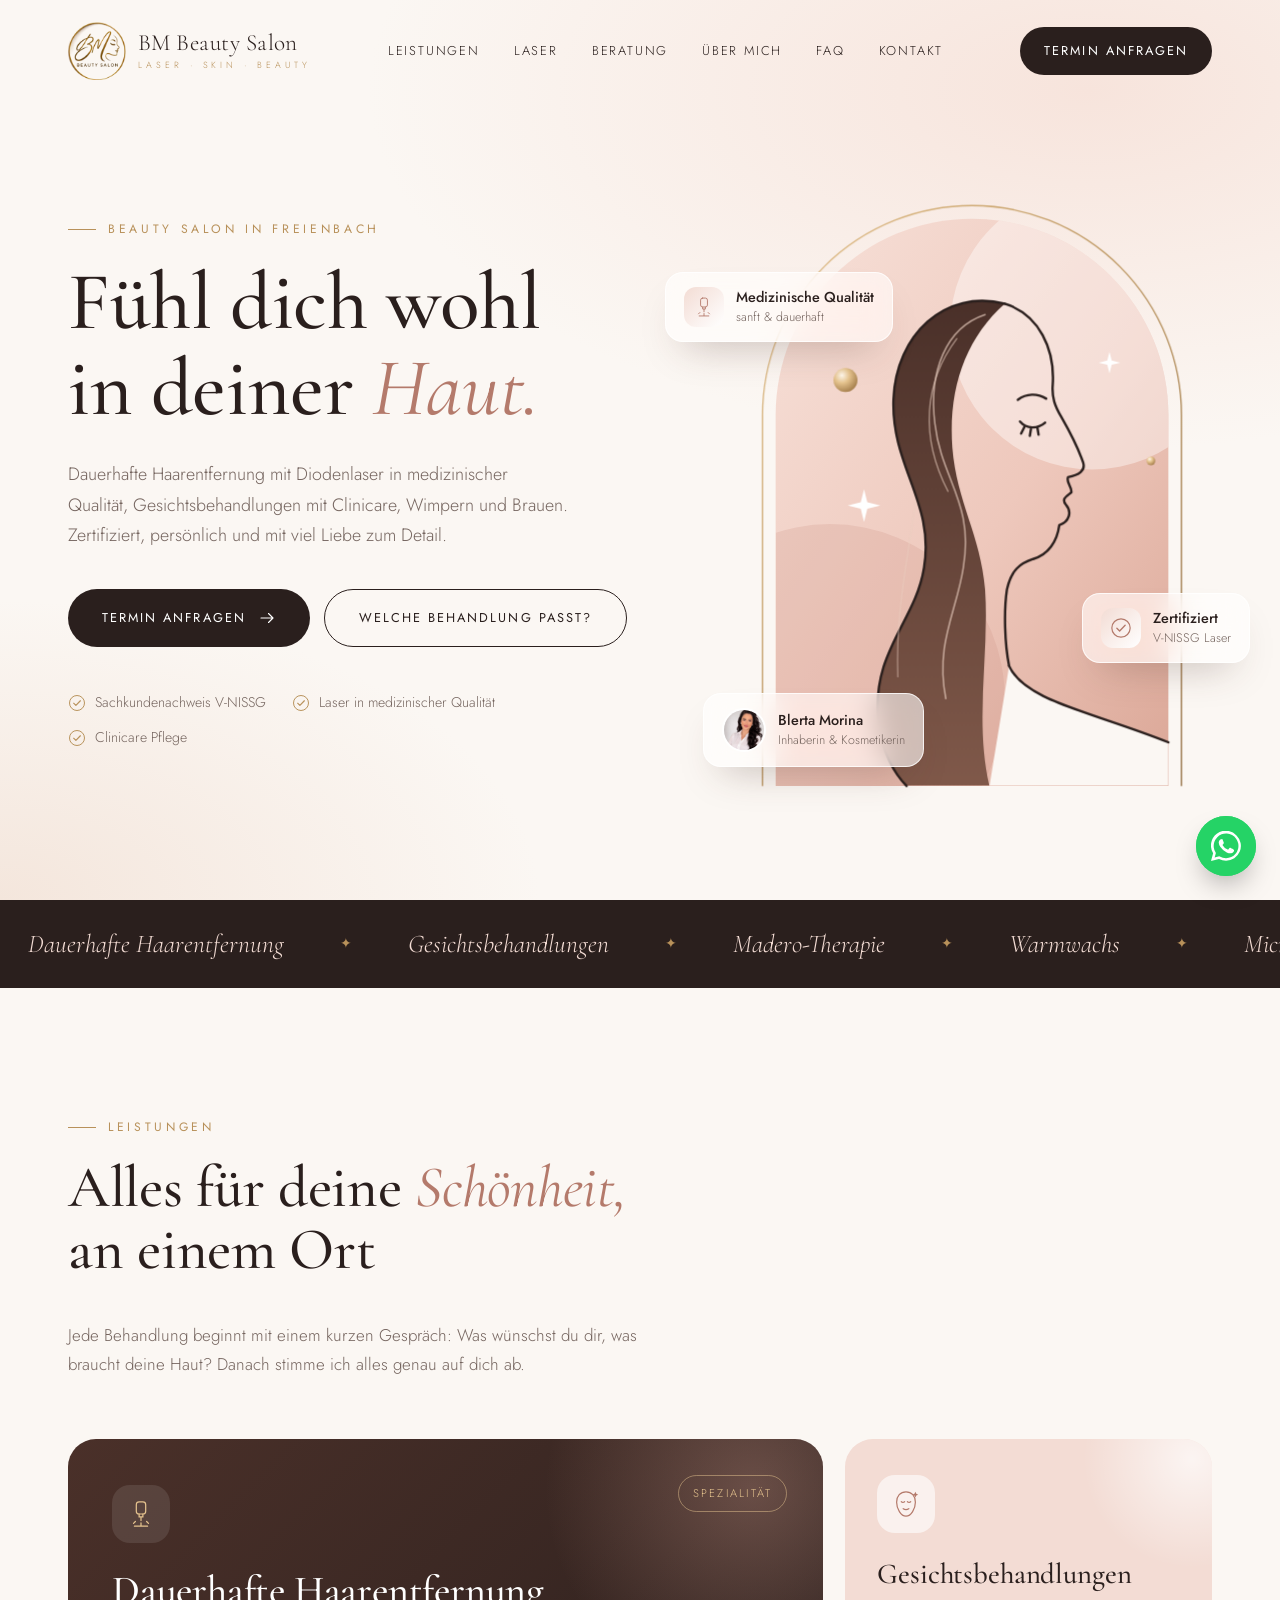
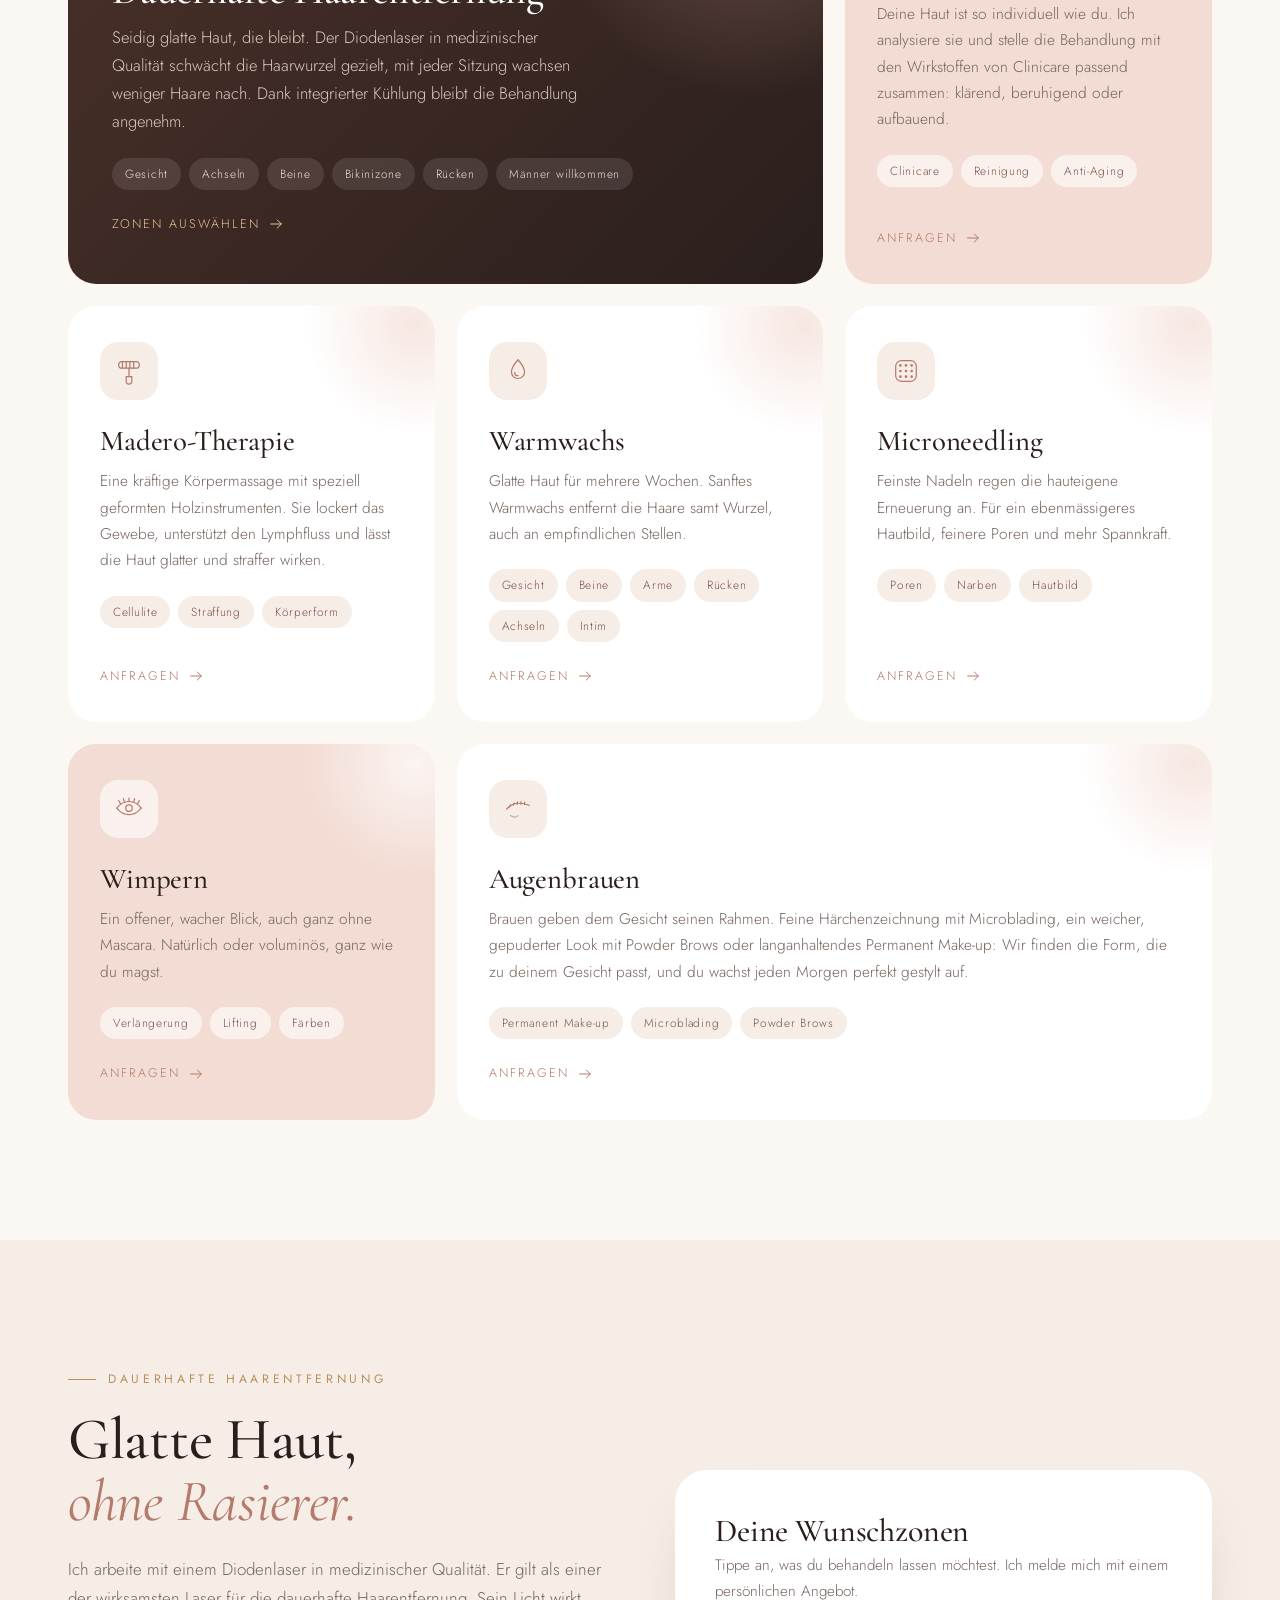
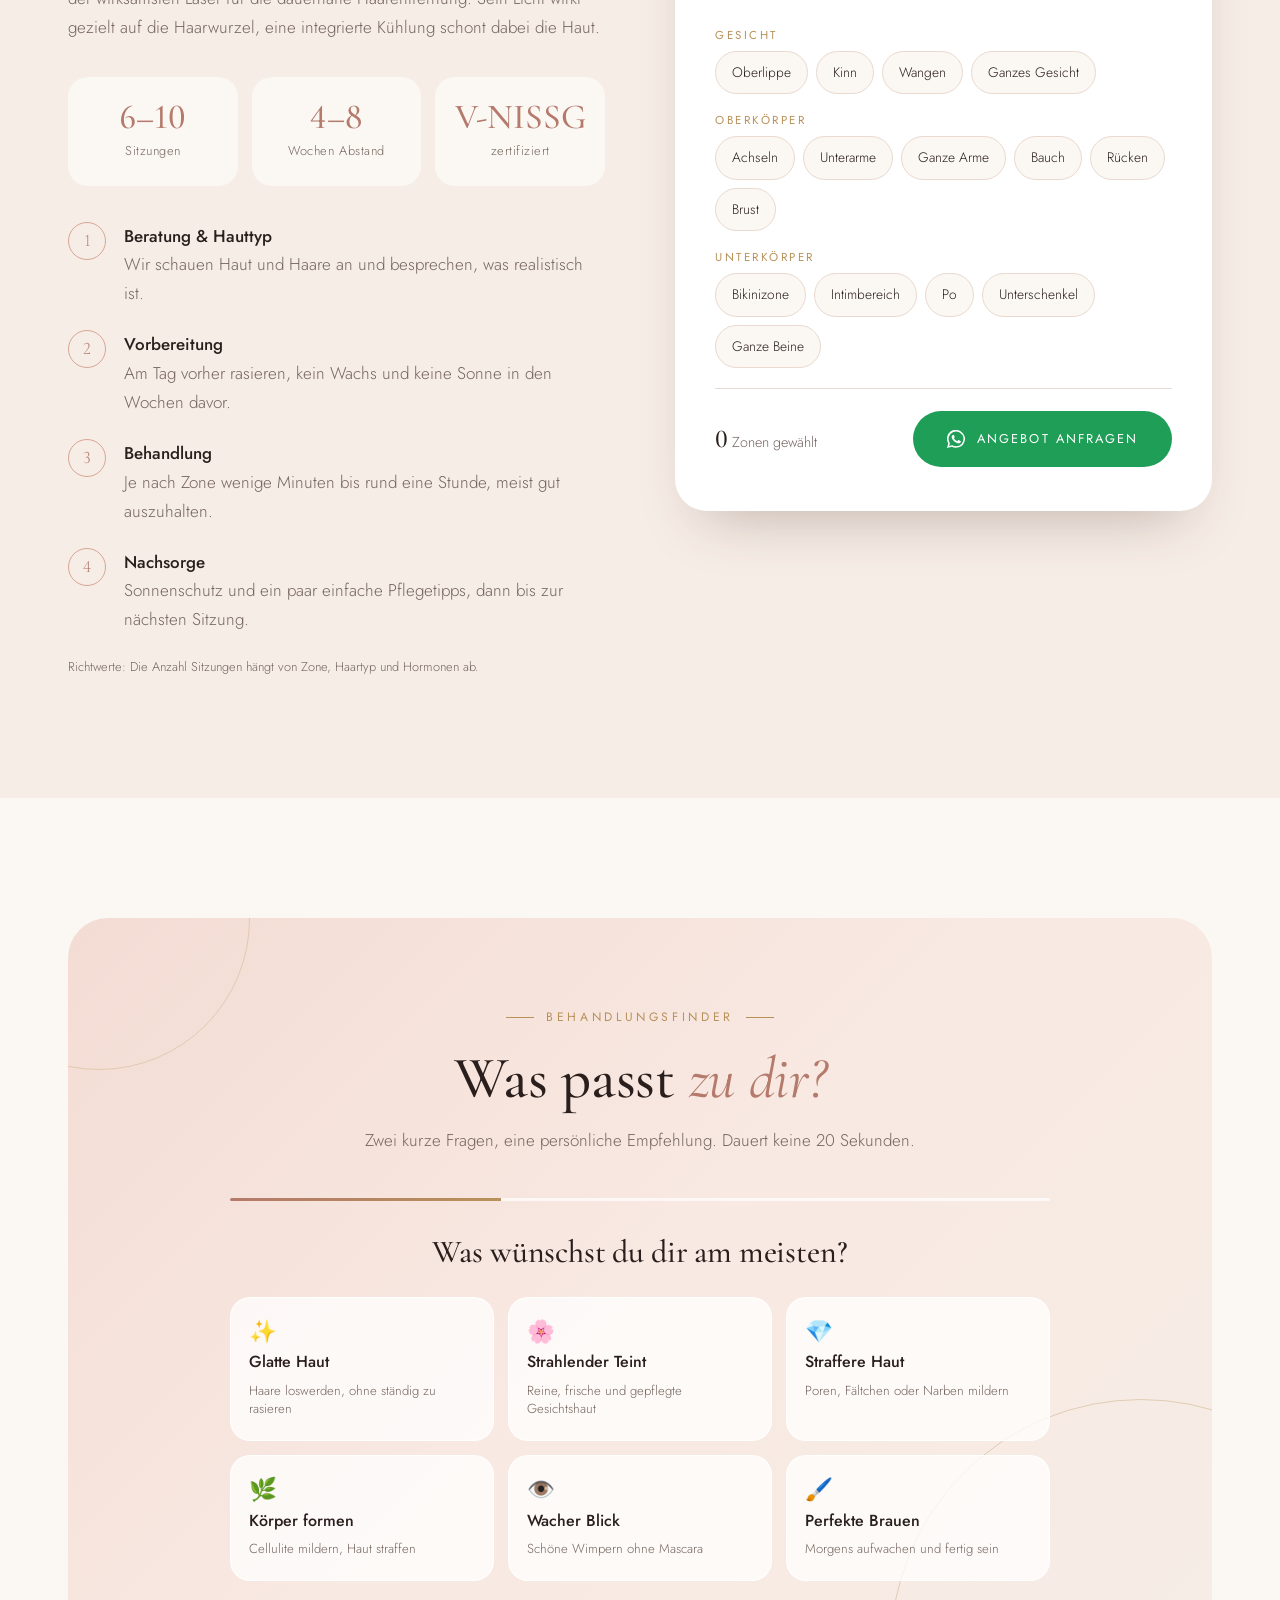
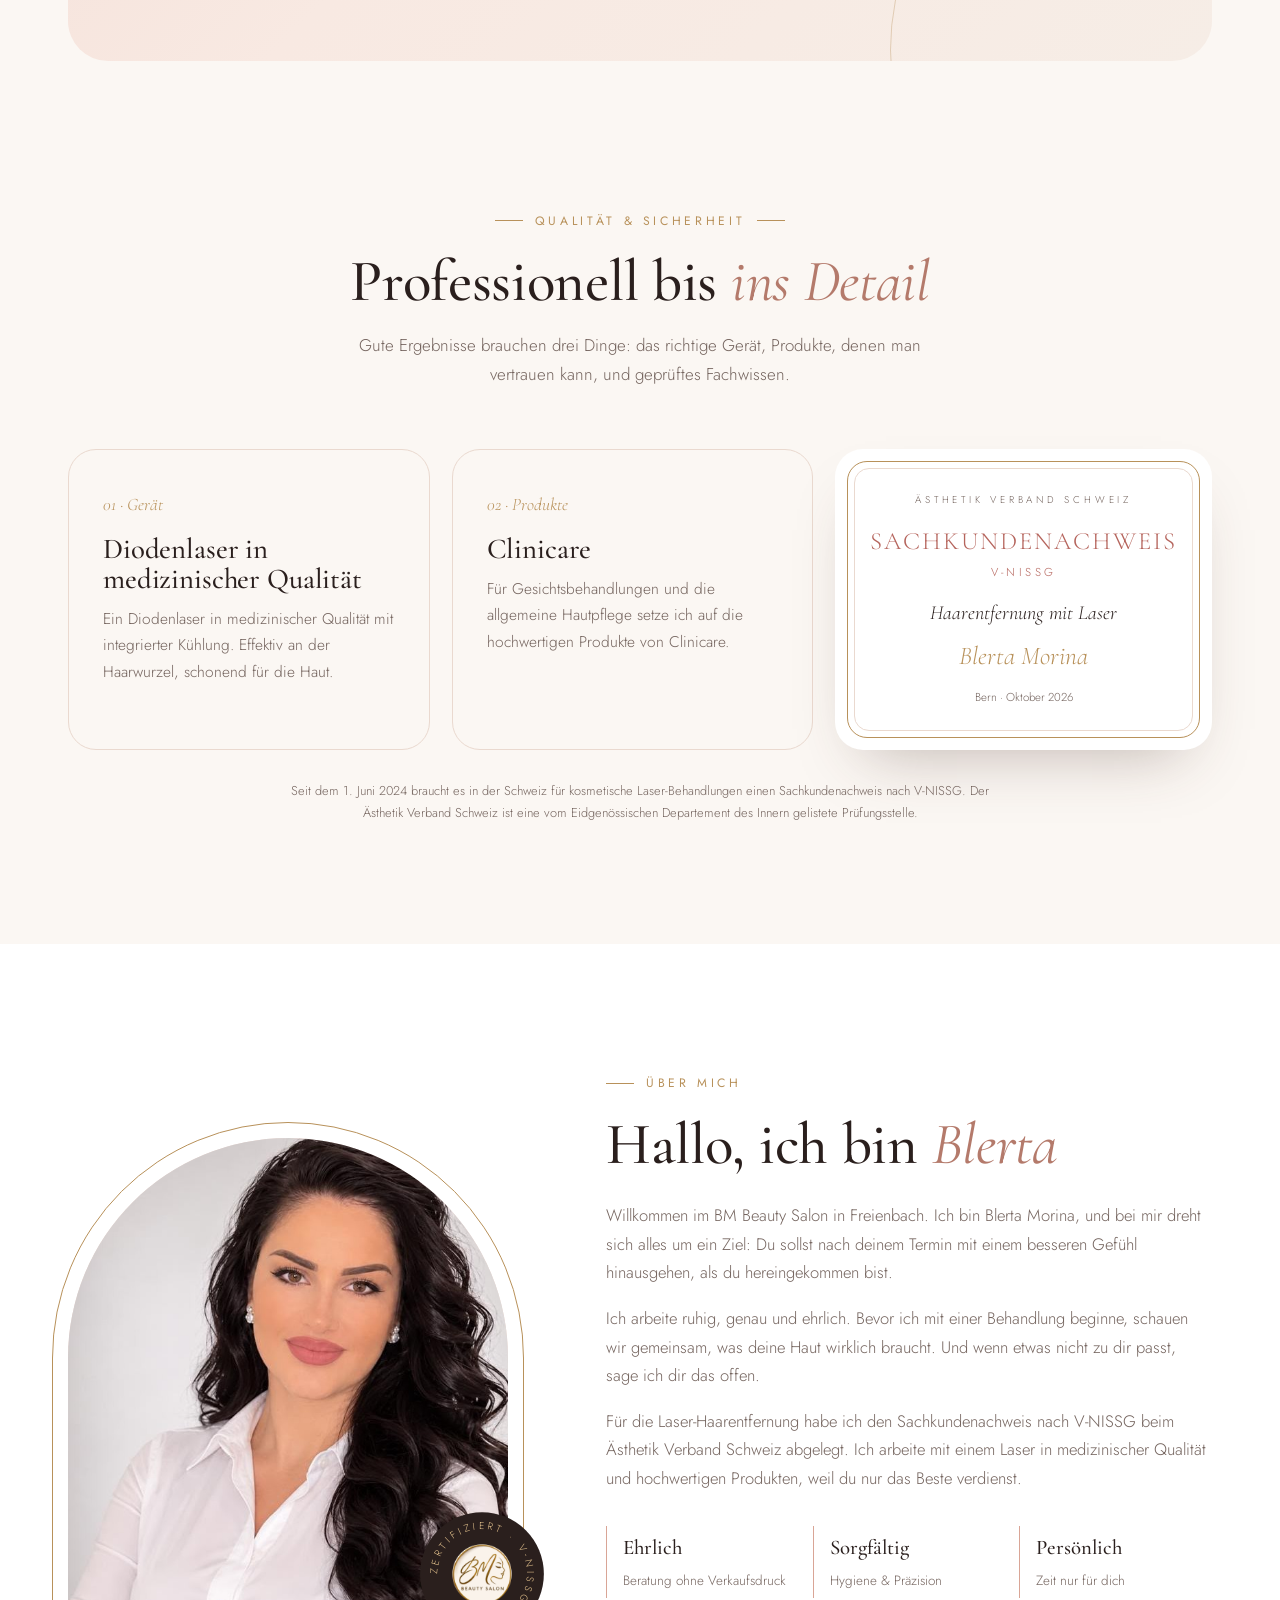
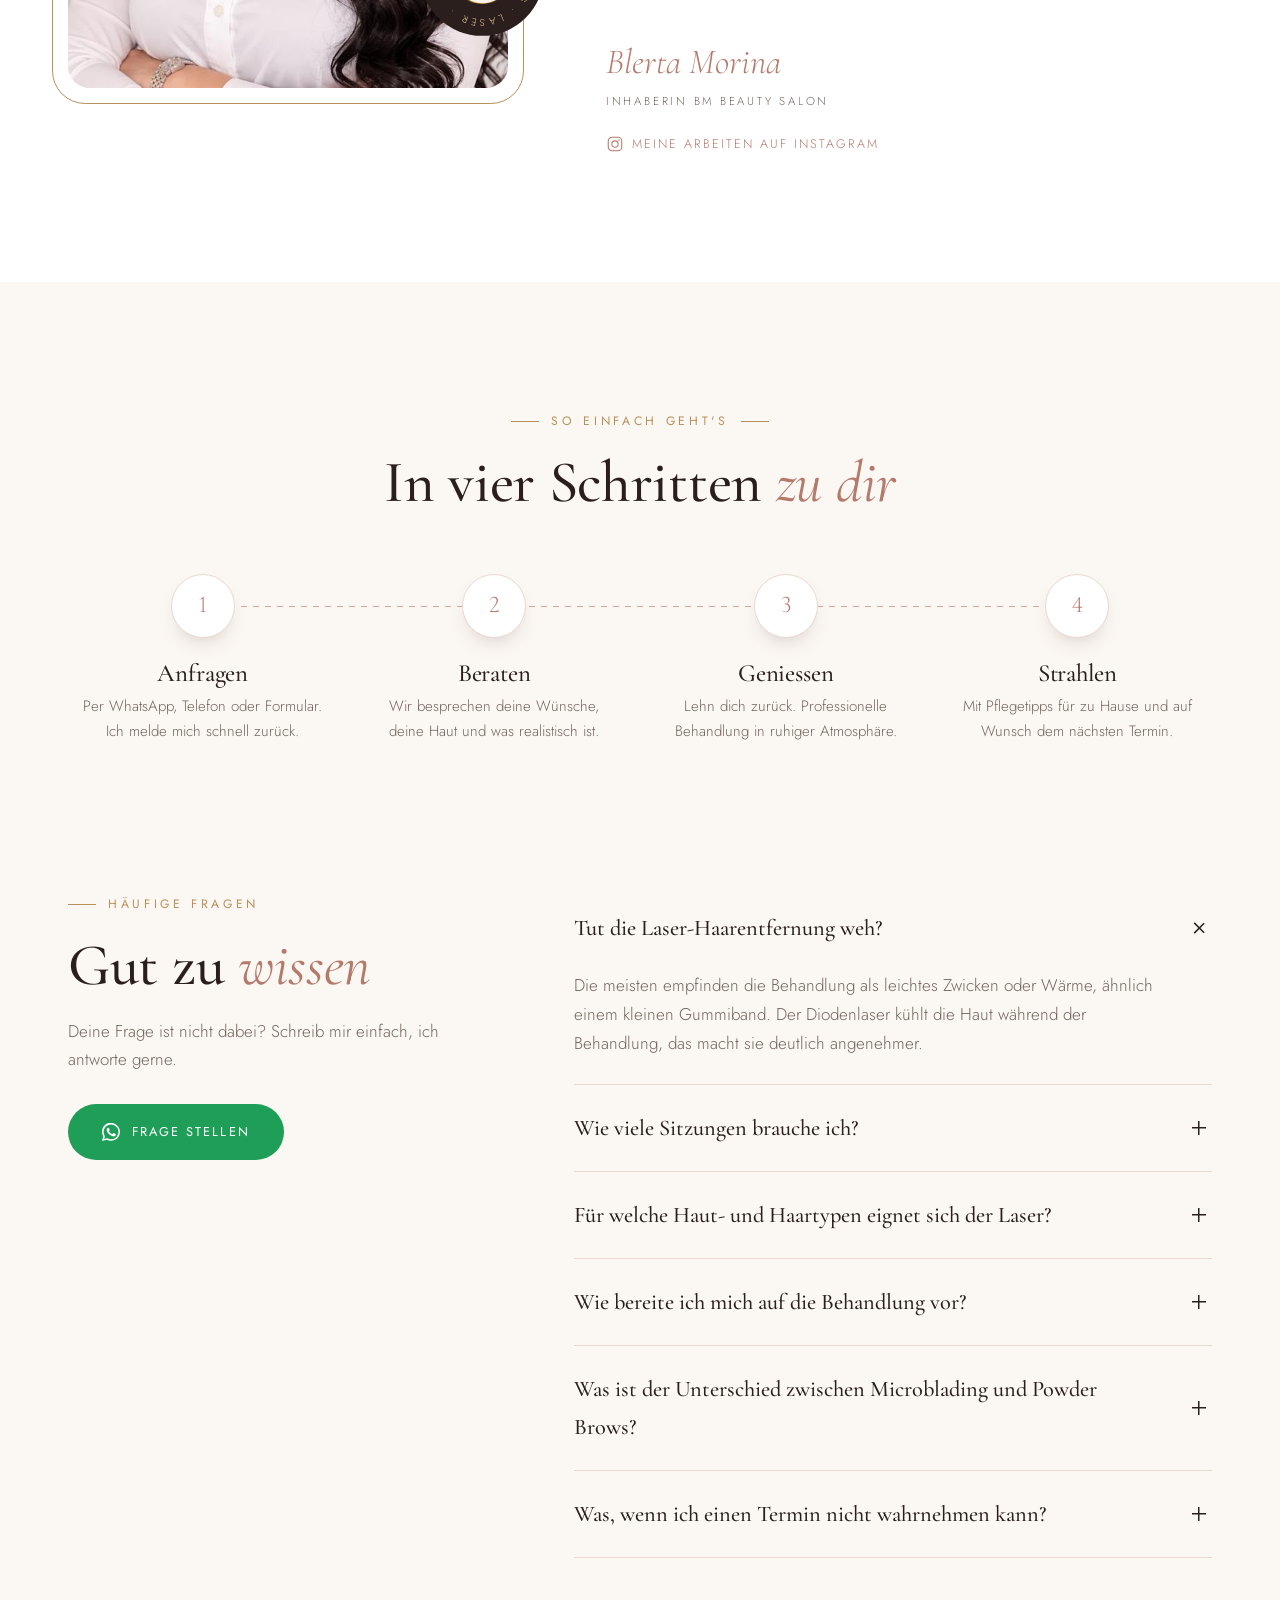
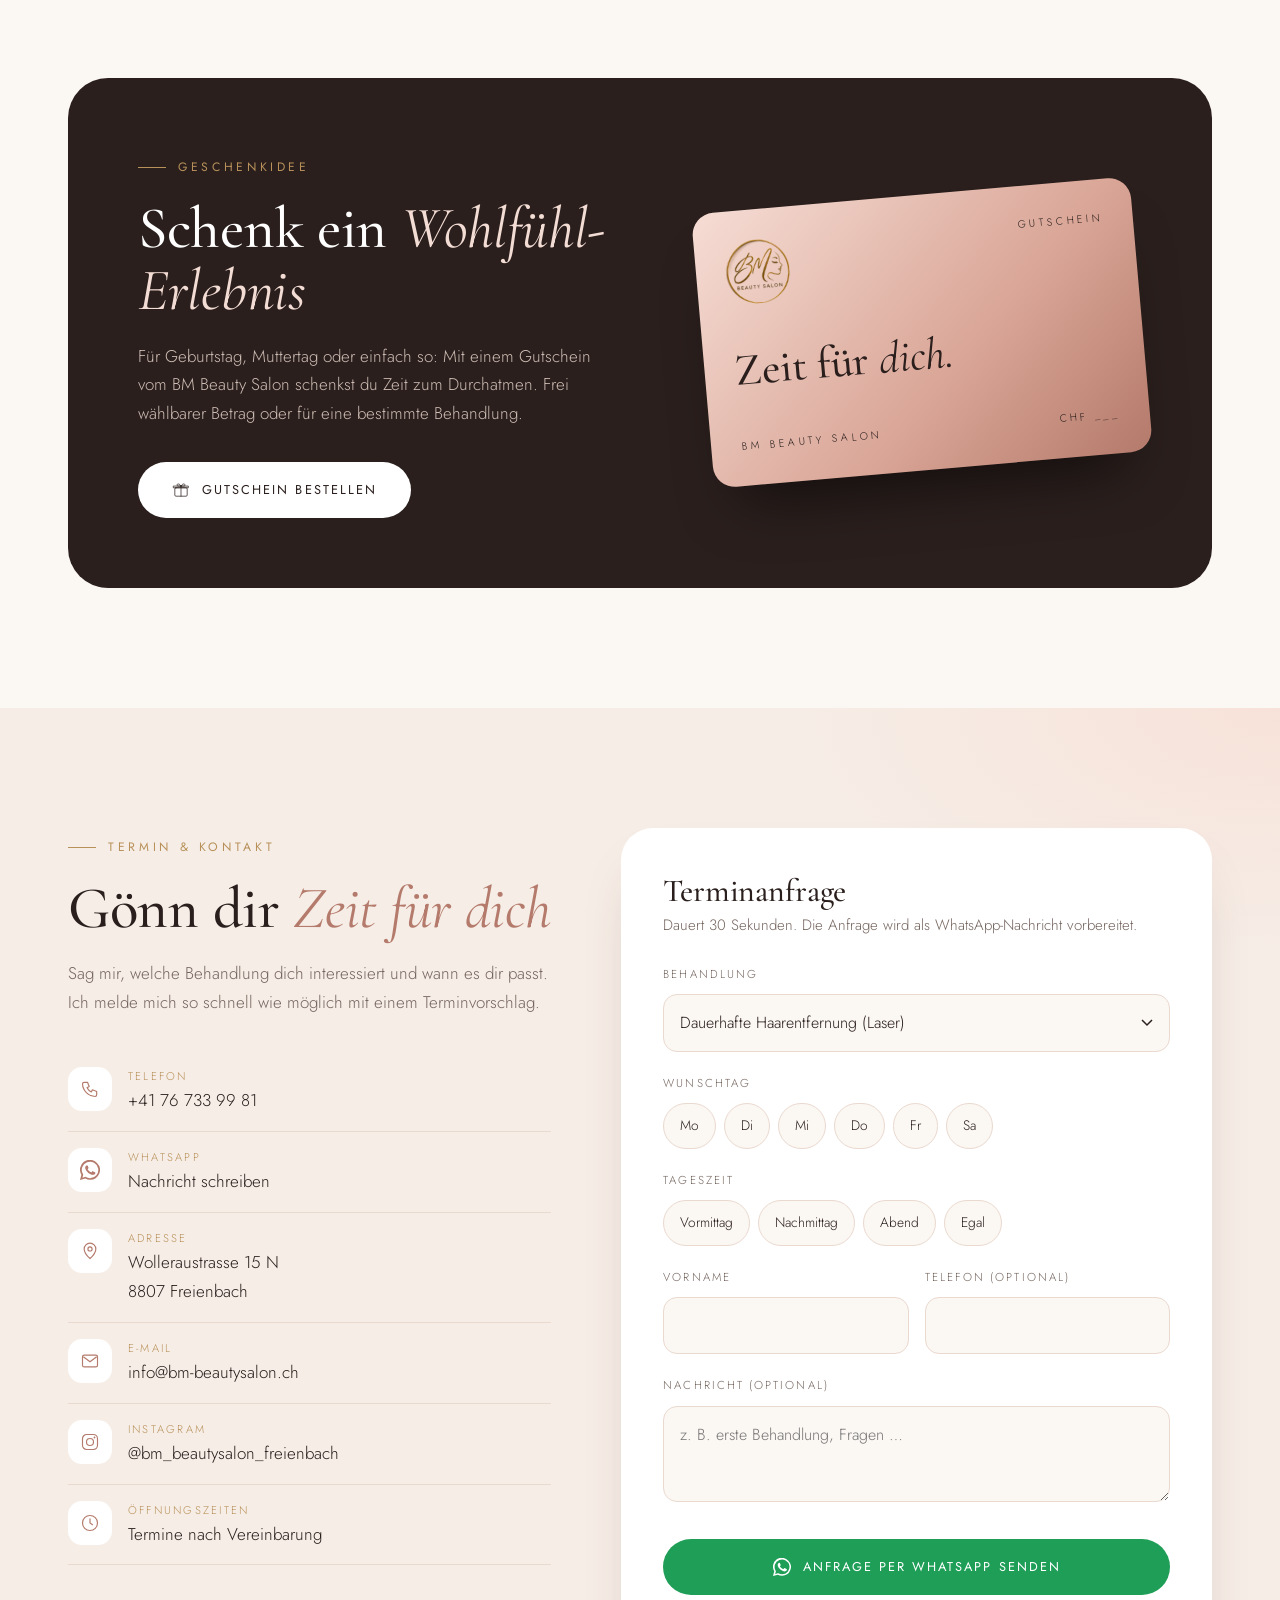
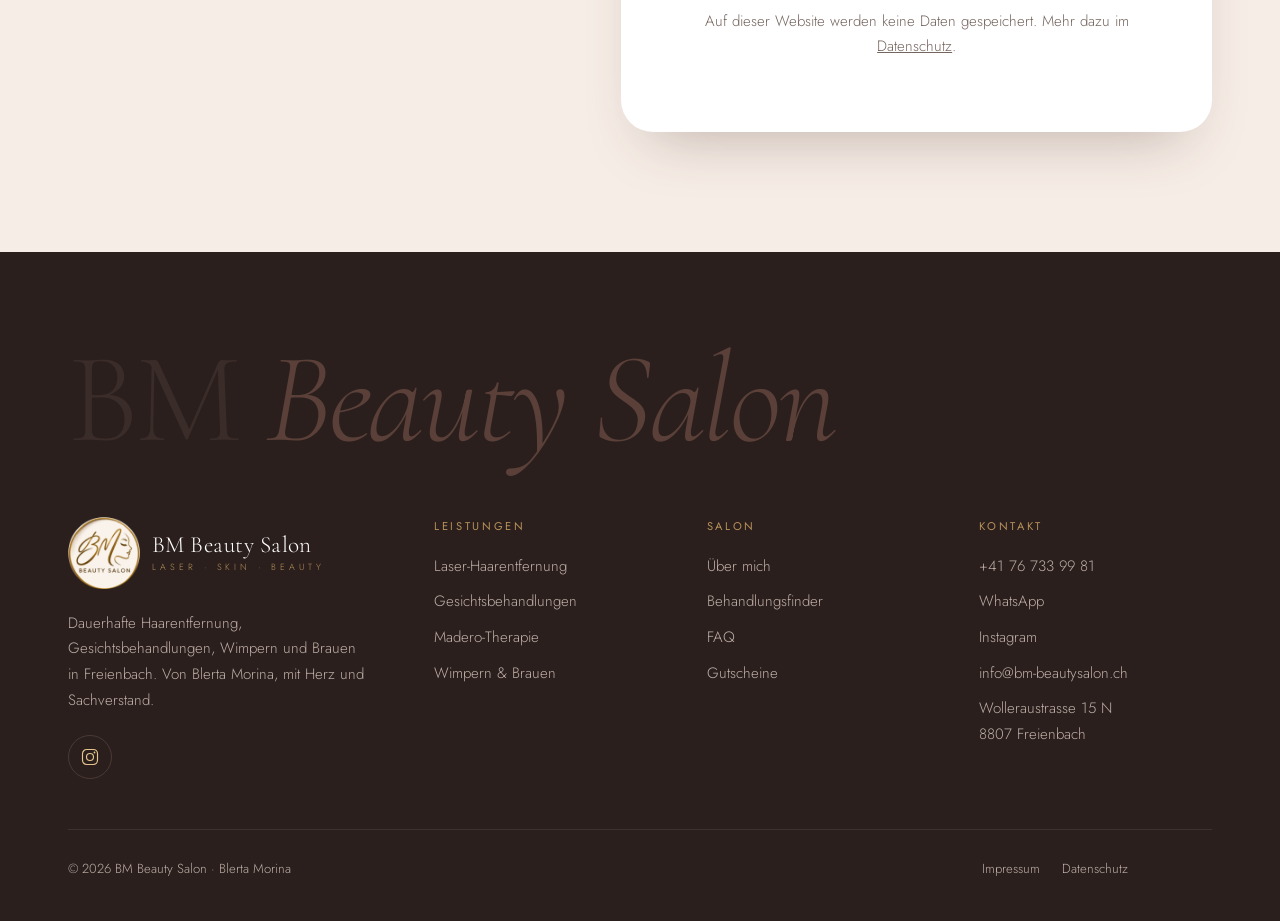
<file: index.html>
<!doctype html>
<html lang="de-CH">
<head>
<meta charset="utf-8">
<meta name="viewport" content="width=device-width, initial-scale=1, viewport-fit=cover">
<title>BM Beauty Salon Freienbach – Laser-Haarentfernung, Kosmetik, Wimpern & Brauen</title>
<meta name="description" content="BM Beauty Salon in Freienbach (SZ) von Blerta Morina: dauerhafte Haarentfernung mit Diodenlaser in medizinischer Qualität (Sachkundenachweis V-NISSG), Gesichtsbehandlungen mit Clinicare, Madero-Therapie, Microneedling, Wimpern und Augenbrauen. Jetzt Termin anfragen.">
<link rel="canonical" href="https://bm-beautysalon.ch/">
<meta name="theme-color" content="#fbf7f3">
<meta property="og:type" content="website">
<meta property="og:locale" content="de_CH">
<meta property="og:site_name" content="BM Beauty Salon">
<meta property="og:title" content="BM Beauty Salon – Fühl dich wohl in deiner Haut">
<meta property="og:description" content="Dauerhafte Haarentfernung mit Diodenlaser in medizinischer Qualität, Gesichtsbehandlungen, Wimpern & Brauen. Zertifiziert nach V-NISSG.">
<meta property="og:url" content="https://bm-beautysalon.ch/">
<meta property="og:image" content="https://bm-beautysalon.ch/img/og-image.jpg">
<meta name="twitter:card" content="summary_large_image">
<link rel="icon" href="img/favicon-48.png" type="image/png">
<link rel="icon" href="img/icon-192.png" sizes="192x192" type="image/png">
<link rel="apple-touch-icon" href="img/apple-touch-icon.png">
<link rel="preload" href="fonts/cormorant.woff2" as="font" type="font/woff2" crossorigin>
<link rel="preload" href="fonts/jost.woff2" as="font" type="font/woff2" crossorigin>
<link rel="stylesheet" href="assets/style.css">
<script type="application/ld+json">
{
  "@context":"https://schema.org",
  "@type":"BeautySalon",
  "name":"BM Beauty Salon",
  "url":"https://bm-beautysalon.ch/",
  "image":"https://bm-beautysalon.ch/img/og-image.jpg",
  "telephone":"+41767339981",
  "email":"info@bm-beautysalon.ch",
  "address":{"@type":"PostalAddress","streetAddress":"Wolleraustrasse 15 N","postalCode":"8832","addressLocality":"Freienbach","addressRegion":"SZ","addressCountry":"CH"},
  "founder":{"@type":"Person","name":"Blerta Morina"},
  "sameAs":["https://www.instagram.com/bm_beautysalon_freienbach"],
  "priceRange":"CHF",
  "areaServed":["Freienbach","Pfäffikon SZ","Bäch","Wollerau","Wilen b. Wollerau","Richterswil","Lachen","Höfe"],
  "knowsAbout":["Dauerhafte Haarentfernung","Diodenlaser","Gesichtsbehandlung","Madero-Therapie","Warmwachs","Microneedling","Wimpernverlängerung","Wimpernlifting","Microblading","Powder Brows","Permanent Make-up"]
}
</script>
</head>
<body>

<svg width="0" height="0" style="position:absolute" aria-hidden="true">
  <defs>
    <linearGradient id="goldG" x1="0" y1="0" x2="1" y2="1"><stop offset="0" stop-color="#e6c48f"/><stop offset=".5" stop-color="#b8915a"/><stop offset="1" stop-color="#8f6a3c"/></linearGradient>
    <symbol id="logo" viewBox="0 0 48 48"><path d="M6 46V22a18 18 0 0 1 36 0v24" fill="none" stroke="url(#goldG)" stroke-width="1.3"/><text x="24" y="36" text-anchor="middle" font-family="Cormorant, Georgia, serif" font-size="18" font-weight="500" fill="#2a1f1d" letter-spacing=".5">BM</text></symbol>
    <symbol id="arrow" viewBox="0 0 24 24"><path d="M4 12h16m-6-6 6 6-6 6" fill="none" stroke="currentColor" stroke-width="1.5" stroke-linecap="round" stroke-linejoin="round"/></symbol>
    <symbol id="check" viewBox="0 0 24 24"><circle cx="12" cy="12" r="10" fill="none" stroke="currentColor" stroke-width="1.3"/><path d="m7.5 12.3 3 3 6-6.3" fill="none" stroke="currentColor" stroke-width="1.5" stroke-linecap="round" stroke-linejoin="round"/></symbol>
    <symbol id="wa" viewBox="0 0 24 24"><path fill="currentColor" d="M17.5 14.4c-.3-.1-1.8-.9-2-1s-.5-.1-.7.1-.8 1-.9 1.2-.3.2-.6.1a8.2 8.2 0 0 1-4-3.5c-.3-.5.3-.5.9-1.6.1-.2 0-.4 0-.5l-.9-2.2c-.2-.6-.5-.5-.7-.5h-.6a1.1 1.1 0 0 0-.8.4 3.4 3.4 0 0 0-1 2.5 5.9 5.9 0 0 0 1.2 3.1 13.4 13.4 0 0 0 5.2 4.6c1.9.8 2.6.9 3.6.7a3 3 0 0 0 2-1.4 2.4 2.4 0 0 0 .2-1.4c-.1-.1-.3-.2-.6-.3zM12 21.8a9.9 9.9 0 0 1-5-1.4l-.4-.2-3.7 1 1-3.6-.2-.4A9.9 9.9 0 1 1 12 21.8zm8.4-18.3A11.8 11.8 0 0 0 1.7 17.7L0 24l6.4-1.7a11.8 11.8 0 0 0 5.6 1.4A11.8 11.8 0 0 0 20.4 3.5z"/></symbol>
    <symbol id="phone" viewBox="0 0 24 24"><path d="M5 4h4l2 5-2.5 1.5a11 11 0 0 0 5 5L15 13l5 2v4a2 2 0 0 1-2 2A16 16 0 0 1 3 6a2 2 0 0 1 2-2" fill="none" stroke="currentColor" stroke-width="1.4" stroke-linejoin="round"/></symbol>
    <symbol id="pin" viewBox="0 0 24 24"><path d="M12 21s-7-6.2-7-11.5a7 7 0 0 1 14 0C19 14.8 12 21 12 21z" fill="none" stroke="currentColor" stroke-width="1.4"/><circle cx="12" cy="9.5" r="2.5" fill="none" stroke="currentColor" stroke-width="1.4"/></symbol>
    <symbol id="ig" viewBox="0 0 24 24"><rect x="3" y="3" width="18" height="18" rx="5" fill="none" stroke="currentColor" stroke-width="1.4"/><circle cx="12" cy="12" r="4.2" fill="none" stroke="currentColor" stroke-width="1.4"/><circle cx="17.4" cy="6.6" r="1.1" fill="currentColor"/></symbol>
    <symbol id="mail" viewBox="0 0 24 24"><rect x="3" y="5" width="18" height="14" rx="2" fill="none" stroke="currentColor" stroke-width="1.4"/><path d="m4 7 8 6 8-6" fill="none" stroke="currentColor" stroke-width="1.4" stroke-linejoin="round"/></symbol>
    <symbol id="clock" viewBox="0 0 24 24"><circle cx="12" cy="12" r="9" fill="none" stroke="currentColor" stroke-width="1.4"/><path d="M12 7v5l3 2" fill="none" stroke="currentColor" stroke-width="1.4" stroke-linecap="round"/></symbol>
    <!-- service icons -->
    <symbol id="i-laser" viewBox="0 0 32 32"><g fill="none" stroke="currentColor" stroke-width="1.3" stroke-linecap="round"><rect x="11" y="3" width="10" height="13" rx="3"/><path d="M14 16v3h4v-3M16 19v4"/><path d="M16 25.5v3M10 24l-2 2M22 24l2 2M9 29h14"/></g></symbol>
    <symbol id="i-face" viewBox="0 0 32 32"><g fill="none" stroke="currentColor" stroke-width="1.3" stroke-linecap="round"><path d="M16 3c6 0 10 4.5 10 11 0 7-4.5 15-10 15S6 21 6 14C6 7.5 10 3 16 3z"/><path d="M11 13.5c1 .8 2.5.8 3.5 0M17.5 13.5c1 .8 2.5.8 3.5 0M13 21c1.8 1.2 4.2 1.2 6 0"/><path d="M25 5l1-2 1 2 2 1-2 1-1 2-1-2-2-1z" fill="currentColor" stroke="none"/></g></symbol>
    <symbol id="i-madero" viewBox="0 0 32 32"><g fill="none" stroke="currentColor" stroke-width="1.3" stroke-linecap="round"><rect x="5" y="6" width="22" height="7" rx="3.5"/><path d="M9 6v7M13 6v7M17 6v7M21 6v7M16 13v9"/><path d="M13 22h6v5a3 3 0 0 1-6 0z"/></g></symbol>
    <symbol id="i-wax" viewBox="0 0 32 32"><g fill="none" stroke="currentColor" stroke-width="1.3" stroke-linecap="round"><path d="M16 4s-7 8-7 13a7 7 0 0 0 14 0c0-5-7-13-7-13z"/><path d="M12.5 17.5a3.5 3.5 0 0 0 3.5 3.5"/></g></symbol>
    <symbol id="i-needle" viewBox="0 0 32 32"><g fill="currentColor"><circle cx="10" cy="10" r="1.4"/><circle cx="16" cy="10" r="1.4"/><circle cx="22" cy="10" r="1.4"/><circle cx="10" cy="16" r="1.4"/><circle cx="16" cy="16" r="1.4"/><circle cx="22" cy="16" r="1.4"/><circle cx="10" cy="22" r="1.4"/><circle cx="16" cy="22" r="1.4"/><circle cx="22" cy="22" r="1.4"/></g><rect x="5" y="5" width="22" height="22" rx="6" fill="none" stroke="currentColor" stroke-width="1.3"/></symbol>
    <symbol id="i-lash" viewBox="0 0 32 32"><g fill="none" stroke="currentColor" stroke-width="1.3" stroke-linecap="round"><path d="M3 15c4-5 9-7 13-7s9 2 13 7"/><path d="M3 15c4 5 9 7 13 7s9-2 13-7"/><circle cx="16" cy="15" r="3.5"/><path d="M7 10.5 5 7M11 8.5 10 5M16 8V4.5M21 8.5l1-3.5M25 10.5l2-3.5"/></g></symbol>
    <symbol id="i-brow" viewBox="0 0 32 32"><g fill="none" stroke="currentColor" stroke-width="1.3" stroke-linecap="round"><path d="M4 16c5-6 13-8 24-4"/><path d="M7 14l1-2.5M11 12l.8-2.6M15 11l.5-2.6M19 10.8l.2-2.6M23 11.2V8.6"/><path d="M8 23c3 2 6 2 8 0" opacity=".6"/></g></symbol>
    <symbol id="i-gift" viewBox="0 0 32 32"><g fill="none" stroke="currentColor" stroke-width="1.3" stroke-linecap="round"><rect x="5" y="12" width="22" height="15" rx="2"/><path d="M3 12h26v-3H3zM16 9v18"/><path d="M16 9c-2-5-8-5-7-1 .5 1.5 4 1 7 1zm0 0c2-5 8-5 7-1-.5 1.5-4 1-7 1z"/></g></symbol>
  </defs>
</svg>

<header class="header" id="header">
  <div class="wrap nav">
    <a href="#top" class="brand" aria-label="BM Beauty Salon – zur Startseite">
      <img class="brand-mark" src="img/logo.png" alt="BM Beauty Salon Logo" width="56" height="56">
      <span class="brand-text">BM Beauty Salon<small>Laser · Skin · Beauty</small></span>
    </a>
    <ul class="menu" id="menu">
      <li><a href="#leistungen">Leistungen</a></li>
      <li><a href="#laser">Laser</a></li>
      <li><a href="#finder">Beratung</a></li>
      <li><a href="#ueber-mich">Über mich</a></li>
      <li><a href="#faq">FAQ</a></li>
      <li><a href="#termin">Kontakt</a></li>
    </ul>
    <a href="#termin" class="btn btn-primary nav-cta">Termin anfragen</a>
    <button class="burger" id="burger" aria-label="Menü" aria-expanded="false" aria-controls="menu"><span></span><span></span><span></span></button>
  </div>
</header>

<main id="top">

<!-- ============ HERO ============ -->
<section class="hero">
  <div class="wrap hero-grid">
    <div>
      <span class="eyebrow fade-up">Beauty Salon in Freienbach</span>
      <h1>
        <span class="line"><span>Fühl dich wohl</span></span>
        <span class="line"><span>in deiner <em>Haut.</em></span></span>
      </h1>
      <p class="hero-sub fade-up d1">Dauerhafte Haarentfernung mit Diodenlaser in medizinischer Qualität, Gesichtsbehandlungen mit Clinicare, Wimpern und Brauen. Zertifiziert, persönlich und mit viel Liebe zum Detail.</p>
      <div class="hero-ctas fade-up d2">
        <a href="#termin" class="btn btn-primary">Termin anfragen <svg><use href="#arrow"/></svg></a>
        <a href="#finder" class="btn btn-ghost">Welche Behandlung passt?</a>
      </div>
      <ul class="trust fade-up d3">
        <li><svg><use href="#check"/></svg>Sachkundenachweis V-NISSG</li>
        <li><svg><use href="#check"/></svg>Laser in medizinischer Qualität</li>
        <li><svg><use href="#check"/></svg>Clinicare Pflege</li>
      </ul>
    </div>

    <div class="art" aria-hidden="true">
      <svg class="ill" viewBox="0 0 440 560" fill="none">
        <defs>
          <linearGradient id="arG" x1="0" y1="0" x2="1" y2="1"><stop offset="0" stop-color="#f7e1d9"/><stop offset=".55" stop-color="#eec8bc"/><stop offset="1" stop-color="#dba797"/></linearGradient>
          <linearGradient id="hairG" x1="0" y1="0" x2="0" y2="1"><stop offset="0" stop-color="#4a3029"/><stop offset="1" stop-color="#80594a"/></linearGradient>
          <radialGradient id="pearlG" cx=".35" cy=".3" r=".8"><stop offset="0" stop-color="#fff8ec"/><stop offset=".4" stop-color="#e6c48f"/><stop offset="1" stop-color="#9b7442"/></radialGradient>
          <clipPath id="archClip"><path d="M40 560V220a180 180 0 0 1 360 0v340z"/></clipPath>
        </defs>
        <path d="M40 560V220a180 180 0 0 1 360 0v340z" fill="url(#arG)"/>
        <g clip-path="url(#archClip)">
          <circle class="orb" cx="330" cy="140" r="130" fill="#fff" opacity=".4"/>
          <circle class="orb b" cx="90" cy="480" r="160" fill="#c98f80" opacity=".22"/>
          <path class="hairfill" d="M250 118C196 104 150 146 148 206c-2 62 38 94 28 154-8 50-48 76-42 140 3 30 16 50 26 60h76c-14-60 0-120-4-180-4-50-26-80-30-130-4-54 12-100 48-132z" fill="url(#hairG)"/>
          <path class="hairfill" d="M254 450c14 32 76 42 146 70v40H236z" fill="#fbf7f3" opacity=".6"/>
        </g>
        <path class="draw" pathLength="1" d="M28 560V220a192 192 0 0 1 384 0v340" stroke="url(#goldG)" stroke-width="1.2"/>
        <g stroke="#2a1f1d" stroke-width="2.2" stroke-linecap="round" stroke-linejoin="round">
          <path class="draw" pathLength="1" d="M250 118c32 10 46 42 44 74-1 12 2 20 8 30 8 14 16 30 20 42 2 7-4 11-14 13-2 5 4 9 3 14-5 4-9 6-5 11 6 7 3 16-6 19-2 15-10 27-24 31-12 4-20 10-24 28-3 20-2 50 2 70"/>
          <path class="draw" pathLength="1" d="M250 118C196 104 150 146 148 206c-2 62 38 94 28 154-8 50-48 76-42 140 3 30 16 50 26 60"/>
          <path class="draw s2" pathLength="1" d="M254 450c14 32 76 42 146 70"/>
          <path class="draw s3" pathLength="1" d="M262 206c8-6 18-6 26-1"/>
          <path class="draw s3" pathLength="1" d="M264 226c6 7 16 7 23 1"/>
          <path class="draw s3" pathLength="1" d="m268 231-3 6m9-4-1 6m7-7 1 6"/>
        </g>
        <g stroke="#ecd0c2" stroke-linecap="round" class="hairfill">
          <path d="M232 128c-36 12-52 52-46 100 6 52 36 72 26 132-6 40-26 70-16 120" stroke-width="1.4" opacity=".7"/>
          <path d="M206 150c-30 40-34 90-8 140" stroke-width="1.2" opacity=".6"/>
          <path d="M168 300c-8 60-18 100-16 160" stroke-width="1.2" opacity=".5"/>
        </g>
        <circle class="pearl" cx="104" cy="188" r="11" fill="url(#pearlG)"/>
        <circle class="pearl p2" cx="360" cy="420" r="7" fill="url(#pearlG)"/>
        <circle class="pearl p3" cx="384" cy="262" r="4" fill="url(#pearlG)"/>
        <path class="spark" d="M118 300l3-12 3 12 12 3-12 3-3 12-3-12-12-3z" fill="#fff"/>
        <path class="spark k2" d="M344 170l2-8 2 8 8 2-8 2-2 8-2-8-8-2z" fill="#fff"/>
      </svg>

      <div class="glass g1"><span class="ic"><svg><use href="#i-laser"/></svg></span><div><b>Medizinische Qualität</b><span>sanft & dauerhaft</span></div></div>
      <div class="glass g2"><span class="ic"><svg><use href="#check"/></svg></span><div><b>Zertifiziert</b><span>V-NISSG Laser</span></div></div>
      <div class="glass g3"><img src="img/blerta-morina.jpg" alt="" width="44" height="44"><div><b>Blerta Morina</b><span>Inhaberin & Kosmetikerin</span></div></div>
    </div>
  </div>
</section>

<div class="marquee" aria-hidden="true">
  <div class="marquee-track">
    <span>Dauerhafte Haarentfernung</span><span>Gesichtsbehandlungen</span><span>Madero-Therapie</span><span>Warmwachs</span><span>Microneedling</span><span>Wimpernlifting</span><span>Microblading</span><span>Powder Brows</span>
    <span>Dauerhafte Haarentfernung</span><span>Gesichtsbehandlungen</span><span>Madero-Therapie</span><span>Warmwachs</span><span>Microneedling</span><span>Wimpernlifting</span><span>Microblading</span><span>Powder Brows</span>
  </div>
</div>

<!-- ============ LEISTUNGEN ============ -->
<section id="leistungen">
  <div class="wrap">
    <div class="sec-head">
      <div class="rv">
        <span class="eyebrow">Leistungen</span>
        <h2>Alles für deine <em>Schönheit,</em><br>an einem Ort</h2>
      </div>
      <p class="lead rv d1">Jede Behandlung beginnt mit einem kurzen Gespräch: Was wünschst du dir, was braucht deine Haut? Danach stimme ich alles genau auf dich ab.</p>
    </div>

    <div class="bento">
      <article class="svc big rv">
        <span class="badge">Spezialität</span>
        <div class="ico"><svg><use href="#i-laser"/></svg></div>
        <h3>Dauerhafte Haarentfernung</h3>
        <p>Seidig glatte Haut, die bleibt. Der Diodenlaser in medizinischer Qualität schwächt die Haarwurzel gezielt, mit jeder Sitzung wachsen weniger Haare nach. Dank integrierter Kühlung bleibt die Behandlung angenehm.</p>
        <ul class="chips"><li>Gesicht</li><li>Achseln</li><li>Beine</li><li>Bikinizone</li><li>Rücken</li><li>Männer willkommen</li></ul>
        <a href="#laser" class="link">Zonen auswählen <svg width="16" height="16"><use href="#arrow"/></svg></a>
      </article>

      <article class="svc tint rv d1">
        <div class="ico"><svg><use href="#i-face"/></svg></div>
        <h3>Gesichts&shy;behandlungen</h3>
        <p>Deine Haut ist so individuell wie du. Ich analysiere sie und stelle die Behandlung mit den Wirkstoffen von Clinicare passend zusammen: klärend, beruhigend oder aufbauend.</p>
        <ul class="chips"><li>Clinicare</li><li>Reinigung</li><li>Anti-Aging</li></ul>
        <a class="link" data-wa="Gesichtsbehandlung" href="#termin">Anfragen <svg width="16" height="16"><use href="#arrow"/></svg></a>
      </article>

      <article class="svc rv">
        <div class="ico"><svg><use href="#i-madero"/></svg></div>
        <h3>Madero-Therapie</h3>
        <p>Eine kräftige Körpermassage mit speziell geformten Holzinstrumenten. Sie lockert das Gewebe, unterstützt den Lymphfluss und lässt die Haut glatter und straffer wirken.</p>
        <ul class="chips"><li>Cellulite</li><li>Straffung</li><li>Körperform</li></ul>
        <a class="link" data-wa="Madero-Therapie" href="#termin">Anfragen <svg width="16" height="16"><use href="#arrow"/></svg></a>
      </article>

      <article class="svc rv d1">
        <div class="ico"><svg><use href="#i-wax"/></svg></div>
        <h3>Warmwachs</h3>
        <p>Glatte Haut für mehrere Wochen. Sanftes Warmwachs entfernt die Haare samt Wurzel, auch an empfindlichen Stellen.</p>
        <ul class="chips"><li>Gesicht</li><li>Beine</li><li>Arme</li><li>Rücken</li><li>Achseln</li><li>Intim</li></ul>
        <a class="link" data-wa="Warmwachsbehandlung" href="#termin">Anfragen <svg width="16" height="16"><use href="#arrow"/></svg></a>
      </article>

      <article class="svc rv d2">
        <div class="ico"><svg><use href="#i-needle"/></svg></div>
        <h3>Microneedling</h3>
        <p>Feinste Nadeln regen die hauteigene Erneuerung an. Für ein ebenmässigeres Hautbild, feinere Poren und mehr Spannkraft.</p>
        <ul class="chips"><li>Poren</li><li>Narben</li><li>Hautbild</li></ul>
        <a class="link" data-wa="Microneedling" href="#termin">Anfragen <svg width="16" height="16"><use href="#arrow"/></svg></a>
      </article>

      <article class="svc tint rv">
        <div class="ico"><svg><use href="#i-lash"/></svg></div>
        <h3>Wimpern</h3>
        <p>Ein offener, wacher Blick, auch ganz ohne Mascara. Natürlich oder voluminös, ganz wie du magst.</p>
        <ul class="chips"><li>Verlängerung</li><li>Lifting</li><li>Färben</li></ul>
        <a class="link" data-wa="Wimpern" href="#termin">Anfragen <svg width="16" height="16"><use href="#arrow"/></svg></a>
      </article>

      <article class="svc wide rv d1">
        <div class="ico"><svg><use href="#i-brow"/></svg></div>
        <h3>Augenbrauen</h3>
        <p>Brauen geben dem Gesicht seinen Rahmen. Feine Härchenzeichnung mit Microblading, ein weicher, gepuderter Look mit Powder Brows oder langanhaltendes Permanent Make-up: Wir finden die Form, die zu deinem Gesicht passt, und du wachst jeden Morgen perfekt gestylt auf.</p>
        <ul class="chips"><li>Permanent Make-up</li><li>Microblading</li><li>Powder Brows</li></ul>
        <a class="link" data-wa="Augenbrauen (Permanent Make-up / Microblading / Powder Brows)" href="#termin">Anfragen <svg width="16" height="16"><use href="#arrow"/></svg></a>
      </article>
    </div>
  </div>
</section>

<!-- ============ LASER ============ -->
<section class="laser" id="laser">
  <div class="wrap laser-grid">
    <div>
      <span class="eyebrow rv">Dauerhafte Haarentfernung</span>
      <h2 class="rv">Glatte Haut,<br><em>ohne Rasierer.</em></h2>
      <p class="lead rv" style="margin-top:22px">Ich arbeite mit einem Diodenlaser in medizinischer Qualität. Er gilt als einer der wirksamsten Laser für die dauerhafte Haarentfernung. Sein Licht wirkt gezielt auf die Haarwurzel, eine integrierte Kühlung schont dabei die Haut.</p>
      <div class="facts rv">
        <div class="fact"><strong>6–10</strong><span>Sitzungen</span></div>
        <div class="fact"><strong>4–8</strong><span>Wochen Abstand</span></div>
        <div class="fact"><strong>V-NISSG</strong><span>zertifiziert</span></div>
      </div>
      <ol class="how rv">
        <li><b>Beratung & Hauttyp</b>Wir schauen Haut und Haare an und besprechen, was realistisch ist.</li>
        <li><b>Vorbereitung</b>Am Tag vorher rasieren, kein Wachs und keine Sonne in den Wochen davor.</li>
        <li><b>Behandlung</b>Je nach Zone wenige Minuten bis rund eine Stunde, meist gut auszuhalten.</li>
        <li><b>Nachsorge</b>Sonnenschutz und ein paar einfache Pflegetipps, dann bis zur nächsten Sitzung.</li>
      </ol>
      <p class="small-note rv">Richtwerte: Die Anzahl Sitzungen hängt von Zone, Haartyp und Hormonen ab.</p>
    </div>

    <div class="zones rv" id="zonen">
      <h3>Deine Wunschzonen</h3>
      <p>Tippe an, was du behandeln lassen möchtest. Ich melde mich mit einem persönlichen Angebot.</p>
      <div class="zone-group"><h4>Gesicht</h4><div class="pick">
        <button type="button" aria-pressed="false">Oberlippe</button><button type="button" aria-pressed="false">Kinn</button><button type="button" aria-pressed="false">Wangen</button><button type="button" aria-pressed="false">Ganzes Gesicht</button></div></div>
      <div class="zone-group"><h4>Oberkörper</h4><div class="pick">
        <button type="button" aria-pressed="false">Achseln</button><button type="button" aria-pressed="false">Unterarme</button><button type="button" aria-pressed="false">Ganze Arme</button><button type="button" aria-pressed="false">Bauch</button><button type="button" aria-pressed="false">Rücken</button><button type="button" aria-pressed="false">Brust</button></div></div>
      <div class="zone-group"><h4>Unterkörper</h4><div class="pick">
        <button type="button" aria-pressed="false">Bikinizone</button><button type="button" aria-pressed="false">Intimbereich</button><button type="button" aria-pressed="false">Po</button><button type="button" aria-pressed="false">Unterschenkel</button><button type="button" aria-pressed="false">Ganze Beine</button></div></div>
      <div class="zones-out">
        <span class="count"><b id="zcount">0</b> Zonen gewählt</span>
        <a href="#" class="btn btn-wa" id="zsend"><svg><use href="#wa"/></svg>Angebot anfragen</a>
      </div>
    </div>
  </div>
</section>

<!-- ============ FINDER ============ -->
<section id="finder">
  <div class="wrap">
    <div class="quiz-wrap">
      <div class="center rv">
        <span class="eyebrow">Behandlungsfinder</span>
        <h2>Was passt <em>zu dir?</em></h2>
        <p class="lead" style="margin-top:16px">Zwei kurze Fragen, eine persönliche Empfehlung. Dauert keine 20 Sekunden.</p>
      </div>
      <div class="quiz" id="quiz">
        <div class="q-progress"><i id="qbar"></i></div>

        <div class="q-step on" data-step="1">
          <h3>Was wünschst du dir am meisten?</h3>
          <div class="opts">
            <button class="opt" data-goal="haare"><span class="em">✨</span><b>Glatte Haut</b><small>Haare loswerden, ohne ständig zu rasieren</small></button>
            <button class="opt" data-goal="haut"><span class="em">🌸</span><b>Strahlender Teint</b><small>Reine, frische und gepflegte Gesichtshaut</small></button>
            <button class="opt" data-goal="anti"><span class="em">💎</span><b>Straffere Haut</b><small>Poren, Fältchen oder Narben mildern</small></button>
            <button class="opt" data-goal="koerper"><span class="em">🌿</span><b>Körper formen</b><small>Cellulite mildern, Haut straffen</small></button>
            <button class="opt" data-goal="augen"><span class="em">👁️</span><b>Wacher Blick</b><small>Schöne Wimpern ohne Mascara</small></button>
            <button class="opt" data-goal="brauen"><span class="em">🖌️</span><b>Perfekte Brauen</b><small>Morgens aufwachen und fertig sein</small></button>
          </div>
        </div>

        <div class="q-step" data-step="2">
          <h3 id="q2title">Wie wichtig ist dir ein dauerhaftes Ergebnis?</h3>
          <div class="opts" id="q2opts"></div>
          <button class="q-back" data-back>← Zurück</button>
        </div>

        <div class="q-step" data-step="3">
          <div class="result">
            <span class="tag">Meine Empfehlung für dich</span>
            <h3 id="rTitle"></h3>
            <p id="rText"></p>
            <div class="row">
              <a href="#" class="btn btn-wa" id="rWa"><svg><use href="#wa"/></svg>Per WhatsApp anfragen</a>
              <a href="#termin" class="btn btn-ghost" id="rForm">Termin anfragen</a>
            </div>
          </div>
          <button class="q-back" data-restart>↺ Nochmals starten</button>
        </div>
      </div>
    </div>
  </div>
</section>

<!-- ============ QUALITÄT ============ -->
<section style="padding-top:20px">
  <div class="wrap">
    <div class="center rv">
      <span class="eyebrow">Qualität & Sicherheit</span>
      <h2>Professionell bis <em>ins Detail</em></h2>
      <p class="lead" style="margin-top:18px">Gute Ergebnisse brauchen drei Dinge: das richtige Gerät, Produkte, denen man vertrauen kann, und geprüftes Fachwissen.</p>
    </div>
    <div class="quality-grid">
      <div class="q-card rv">
        <span class="num">01 · Gerät</span>
        <h3>Diodenlaser in medizinischer Qualität</h3>
        <p>Ein Diodenlaser in medizinischer Qualität mit integrierter Kühlung. Effektiv an der Haarwurzel, schonend für die Haut.</p>
      </div>
      <div class="q-card rv d1">
        <span class="num">02 · Produkte</span>
        <h3>Clinicare</h3>
        <p>Für Gesichtsbehandlungen und die allgemeine Hautpflege setze ich auf die hochwertigen Produkte von Clinicare.</p>
      </div>
      <div class="cert rv d2">
        <div class="cert-in">
          <div class="org">Ästhetik Verband Schweiz</div>
          <div class="t">SACHKUNDENACHWEIS</div>
          <div class="v">V-NISSG</div>
          <div class="w">Haarentfernung mit Laser</div>
          <div class="n">Blerta Morina</div>
          <div class="m">Bern · Oktober 2026</div>
        </div>
      </div>
    </div>
    <p class="center small-note rv" style="margin-top:30px;max-width:720px;margin-left:auto;margin-right:auto">Seit dem 1. Juni 2024 braucht es in der Schweiz für kosmetische Laser-Behandlungen einen Sachkundenachweis nach V-NISSG. Der Ästhetik Verband Schweiz ist eine vom Eidgenössischen Departement des Innern gelistete Prüfungsstelle.</p>
  </div>
</section>

<!-- ============ ÜBER MICH ============ -->
<section class="about" id="ueber-mich">
  <div class="wrap about-grid">
    <div class="arch-photo rv">
      <div class="frame"><img src="img/blerta-morina.jpg" alt="Blerta Morina, Inhaberin des BM Beauty Salon" loading="lazy" width="736" height="802"></div>
      <svg class="stamp" viewBox="0 0 120 120" aria-hidden="true">
        <circle cx="60" cy="60" r="58" fill="#2a1f1d"/>
        <path id="circ" d="M60 60m-42 0a42 42 0 1 1 84 0a42 42 0 1 1-84 0" fill="none"/>
        <text font-family="Jost, sans-serif" font-size="9.4" letter-spacing="3.2" fill="#e6c48f"><textPath href="#circ">ZERTIFIZIERT · V-NISSG · LASER ·</textPath></text>
        <image href="img/logo-badge.png" x="32" y="32" width="56" height="56"/>
      </svg>
    </div>
    <div>
      <span class="eyebrow rv">Über mich</span>
      <h2 class="rv">Hallo, ich bin <em>Blerta</em></h2>
      <p class="rv" style="margin-top:26px">Willkommen im BM Beauty Salon in Freienbach. Ich bin Blerta Morina, und bei mir dreht sich alles um ein Ziel: Du sollst nach deinem Termin mit einem besseren Gefühl hinausgehen, als du hereingekommen bist.</p>
      <p class="rv">Ich arbeite ruhig, genau und ehrlich. Bevor ich mit einer Behandlung beginne, schauen wir gemeinsam, was deine Haut wirklich braucht. Und wenn etwas nicht zu dir passt, sage ich dir das offen.</p>
      <p class="rv">Für die Laser-Haarentfernung habe ich den Sachkundenachweis nach V-NISSG beim Ästhetik Verband Schweiz abgelegt. Ich arbeite mit einem Laser in medizinischer Qualität und hochwertigen Produkten, weil du nur das Beste verdienst.</p>
      <div class="values rv">
        <div><b>Ehrlich</b><span>Beratung ohne Verkaufsdruck</span></div>
        <div><b>Sorgfältig</b><span>Hygiene & Präzision</span></div>
        <div><b>Persönlich</b><span>Zeit nur für dich</span></div>
      </div>
      <div class="sign rv">Blerta Morina<small>Inhaberin BM Beauty Salon</small></div>
      <a class="link rv" style="margin-top:22px" href="https://www.instagram.com/bm_beautysalon_freienbach" target="_blank" rel="noopener"><svg width="18" height="18"><use href="#ig"/></svg>Meine Arbeiten auf Instagram</a>
    </div>
  </div>
</section>

<!-- ============ ABLAUF ============ -->
<section>
  <div class="wrap">
    <div class="center rv">
      <span class="eyebrow">So einfach geht's</span>
      <h2>In vier Schritten <em>zu dir</em></h2>
    </div>
    <div class="steps">
      <div class="step rv"><div class="dot">1</div><h4>Anfragen</h4><p>Per WhatsApp, Telefon oder Formular. Ich melde mich schnell zurück.</p></div>
      <div class="step rv d1"><div class="dot">2</div><h4>Beraten</h4><p>Wir besprechen deine Wünsche, deine Haut und was realistisch ist.</p></div>
      <div class="step rv d2"><div class="dot">3</div><h4>Geniessen</h4><p>Lehn dich zurück. Professionelle Behandlung in ruhiger Atmosphäre.</p></div>
      <div class="step rv d3"><div class="dot">4</div><h4>Strahlen</h4><p>Mit Pflegetipps für zu Hause und auf Wunsch dem nächsten Termin.</p></div>
    </div>
  </div>
</section>

<!-- ============ FAQ ============ -->
<section id="faq" style="padding-top:20px">
  <div class="wrap faq-grid">
    <div class="rv">
      <span class="eyebrow">Häufige Fragen</span>
      <h2>Gut zu <em>wissen</em></h2>
      <p class="lead" style="margin:20px 0 30px">Deine Frage ist nicht dabei? Schreib mir einfach, ich antworte gerne.</p>
      <a href="#" class="btn btn-wa" data-wa="Ich habe eine Frage"><svg><use href="#wa"/></svg>Frage stellen</a>
    </div>
    <div class="faq rv d1">
      <details open><summary>Tut die Laser-Haarentfernung weh?</summary><p>Die meisten empfinden die Behandlung als leichtes Zwicken oder Wärme, ähnlich einem kleinen Gummiband. Der Diodenlaser kühlt die Haut während der Behandlung, das macht sie deutlich angenehmer.</p></details>
      <details><summary>Wie viele Sitzungen brauche ich?</summary><p>Meist sind es 6 bis 10 Sitzungen im Abstand von 4 bis 8 Wochen. Haare wachsen in Phasen, und der Laser erwischt jeweils nur die aktiven. Wie viele es bei dir sind, hängt von Zone, Haarfarbe und Hormonen ab. Das besprechen wir in der Beratung.</p></details>
      <details><summary>Für welche Haut- und Haartypen eignet sich der Laser?</summary><p>Der Diodenlaser eignet sich für viele Hauttypen. Am besten wirkt er bei dunklen Haaren. Sehr helle, rote oder graue Haare sprechen kaum an. In der Beratung schauen wir gemeinsam, ob der Laser für dich die richtige Wahl ist.</p></details>
      <details><summary>Wie bereite ich mich auf die Behandlung vor?</summary><p>Rasiere die Zone am Tag vorher. In den Wochen davor bitte nicht wachsen, epilieren oder zupfen und intensive Sonne oder Solarium meiden. Am Behandlungstag keine Creme, kein Deo und kein Selbstbräuner auf der Zone.</p></details>
      <details><summary>Was ist der Unterschied zwischen Microblading und Powder Brows?</summary><p>Beim Microblading werden einzelne feine Härchen gezeichnet. Das wirkt sehr natürlich. Powder Brows ergeben einen weichen, gepuderten Look wie geschminkt und halten meist etwas länger. Gerne zeige ich dir, was zu deinem Gesicht passt.</p></details>
            <details><summary>Was, wenn ich einen Termin nicht wahrnehmen kann?</summary><p>Bitte sag mindestens 24 Stunden vorher ab oder verschiebe den Termin, dann ist das kein Problem. So kann ich den Platz einer anderen Kundin geben.</p></details>
    </div>
  </div>
</section>

<!-- ============ GUTSCHEIN ============ -->
<section style="padding-top:0">
  <div class="wrap">
    <div class="voucher rv">
      <div>
        <span class="eyebrow">Geschenkidee</span>
        <h2>Schenk ein <em>Wohlfühl-Erlebnis</em></h2>
        <p class="lead" style="margin:20px 0 34px">Für Geburtstag, Muttertag oder einfach so: Mit einem Gutschein vom BM Beauty Salon schenkst du Zeit zum Durchatmen. Frei wählbarer Betrag oder für eine bestimmte Behandlung.</p>
        <a href="#" class="btn btn-light" data-wa="Ich möchte einen Gutschein bestellen"><svg width="18" height="18"><use href="#i-gift"/></svg>Gutschein bestellen</a>
      </div>
      <div class="v-card" aria-hidden="true">
        <div class="top"><img src="img/logo.png" alt="" width="64" height="64"><span>Gutschein</span></div>
        <div><strong>Zeit für <em>dich.</em></strong></div>
        <div class="top"><span>BM Beauty Salon</span><span>CHF ___</span></div>
      </div>
    </div>
  </div>
</section>

<!-- ============ TERMIN ============ -->
<section class="booking" id="termin">
  <div class="wrap book-grid">
    <div>
      <span class="eyebrow rv">Termin & Kontakt</span>
      <h2 class="rv">Gönn dir <em>Zeit für dich</em></h2>
      <p class="lead rv" style="margin-top:20px">Sag mir, welche Behandlung dich interessiert und wann es dir passt. Ich melde mich so schnell wie möglich mit einem Terminvorschlag.</p>
      <ul class="contact-list rv">
        <li><span class="ci"><svg><use href="#phone"/></svg></span><div><small>Telefon</small><a href="tel:+41767339981">+41 76 733 99 81</a></div></li>
        <li><span class="ci"><svg><use href="#wa"/></svg></span><div><small>WhatsApp</small><a href="#" data-wa="">Nachricht schreiben</a></div></li>
        <li><span class="ci"><svg><use href="#pin"/></svg></span><div><small>Adresse</small><a href="https://www.google.com/maps/search/?api=1&query=Wolleraustrasse+15N%2C+8807+Freienbach" target="_blank" rel="noopener">Wolleraustrasse 15 N<br>8807 Freienbach</a></div></li>
        <li><span class="ci"><svg><use href="#mail"/></svg></span><div><small>E-Mail</small><a href="mailto:info@bm-beautysalon.ch">info@bm-beautysalon.ch</a></div></li>
        <li><span class="ci"><svg><use href="#ig"/></svg></span><div><small>Instagram</small><a href="https://www.instagram.com/bm_beautysalon_freienbach" target="_blank" rel="noopener">@bm_beautysalon_freienbach</a></div></li>
        <li><span class="ci"><svg><use href="#clock"/></svg></span><div><small>Öffnungszeiten</small>Termine nach Vereinbarung</div></li>
      </ul>
    </div>

    <form class="form rv d1" id="bookForm" novalidate>
      <h3>Terminanfrage</h3>
      <p>Dauert 30 Sekunden. Die Anfrage wird als WhatsApp-Nachricht vorbereitet.</p>
      <div class="fg">
        <label for="fTreat">Behandlung</label>
        <select id="fTreat">
          <option>Dauerhafte Haarentfernung (Laser)</option><option>Gesichtsbehandlung</option><option>Madero-Therapie</option><option>Warmwachsbehandlung</option><option>Microneedling</option><option>Wimpern</option><option>Augenbrauen / Permanent Make-up</option><option>Gutschein</option><option>Beratung / weiss noch nicht</option>
        </select>
      </div>
      <div class="fg"><span class="lbl">Wunschtag</span>
        <div class="seg" data-multi id="fDays"><button type="button" aria-pressed="false">Mo</button><button type="button" aria-pressed="false">Di</button><button type="button" aria-pressed="false">Mi</button><button type="button" aria-pressed="false">Do</button><button type="button" aria-pressed="false">Fr</button><button type="button" aria-pressed="false">Sa</button></div>
      </div>
      <div class="fg"><span class="lbl">Tageszeit</span>
        <div class="seg" id="fTime"><button type="button" aria-pressed="false">Vormittag</button><button type="button" aria-pressed="false">Nachmittag</button><button type="button" aria-pressed="false">Abend</button><button type="button" aria-pressed="false">Egal</button></div>
      </div>
      <div class="two">
        <div class="fg"><label for="fName">Vorname</label><input id="fName" autocomplete="given-name" required></div>
        <div class="fg"><label for="fTel">Telefon (optional)</label><input id="fTel" type="tel" autocomplete="tel"></div>
      </div>
      <div class="fg"><label for="fMsg">Nachricht (optional)</label><textarea id="fMsg" placeholder="z. B. erste Behandlung, Fragen …"></textarea></div>
      <button class="btn btn-wa" type="submit"><svg><use href="#wa"/></svg>Anfrage per WhatsApp senden</button>
      <p class="form-note">Auf dieser Website werden keine Daten gespeichert. Mehr dazu im <a href="datenschutz.html">Datenschutz</a>.</p>
    </form>
  </div>
</section>
</main>

<footer class="footer">
  <div class="wrap">
    <div class="big" aria-hidden="true">BM <em>Beauty Salon</em></div>
    <div class="foot">
      <div>
        <a href="#top" class="brand"><img class="brand-mark" src="img/logo-badge.png" alt="BM Beauty Salon Logo" width="56" height="56"><span class="brand-text">BM Beauty Salon<small>Laser · Skin · Beauty</small></span></a>
        <p style="margin-top:22px;max-width:300px">Dauerhafte Haarentfernung, Gesichtsbehandlungen, Wimpern und Brauen in Freienbach. Von Blerta Morina, mit Herz und Sachverstand.</p>
        <a class="social" href="https://www.instagram.com/bm_beautysalon_freienbach" target="_blank" rel="noopener" aria-label="BM Beauty Salon auf Instagram"><svg width="20" height="20"><use href="#ig"/></svg></a>
      </div>
      <div>
        <h5>Leistungen</h5>
        <ul><li><a href="#laser">Laser-Haarentfernung</a></li><li><a href="#leistungen">Gesichtsbehandlungen</a></li><li><a href="#leistungen">Madero-Therapie</a></li><li><a href="#leistungen">Wimpern & Brauen</a></li></ul>
      </div>
      <div>
        <h5>Salon</h5>
        <ul><li><a href="#ueber-mich">Über mich</a></li><li><a href="#finder">Behandlungsfinder</a></li><li><a href="#faq">FAQ</a></li><li><a href="#termin">Gutscheine</a></li></ul>
      </div>
      <div>
        <h5>Kontakt</h5>
        <ul><li><a href="tel:+41767339981">+41 76 733 99 81</a></li><li><a href="#" data-wa="">WhatsApp</a></li><li><a href="https://www.instagram.com/bm_beautysalon_freienbach" target="_blank" rel="noopener">Instagram</a></li><li><a href="mailto:info@bm-beautysalon.ch">info@bm-beautysalon.ch</a></li><li><a href="https://www.google.com/maps/search/?api=1&query=Wolleraustrasse+15N%2C+8807+Freienbach" target="_blank" rel="noopener">Wolleraustrasse 15 N<br>8807 Freienbach</a></li></ul>
      </div>
    </div>
    <div class="legal">
      <span>© <span class="year">2026</span> BM Beauty Salon · Blerta Morina</span>
      <nav><a href="impressum.html">Impressum</a><a href="datenschutz.html">Datenschutz</a></nav>
    </div>
  </div>
</footer>

<a class="fab" href="#" data-wa="" aria-label="Per WhatsApp schreiben"><svg style="color:#fff"><use href="#wa"/></svg></a>
<nav class="mbar" id="mbar" aria-label="Schnellkontakt">
  <a href="tel:+41767339981"><svg><use href="#phone"/></svg>Anrufen</a>
  <a href="#" data-wa=""><svg><use href="#wa"/></svg>Termin anfragen</a>
</nav>

<script src="assets/main.js" defer></script>
</body>
</html>
</file>
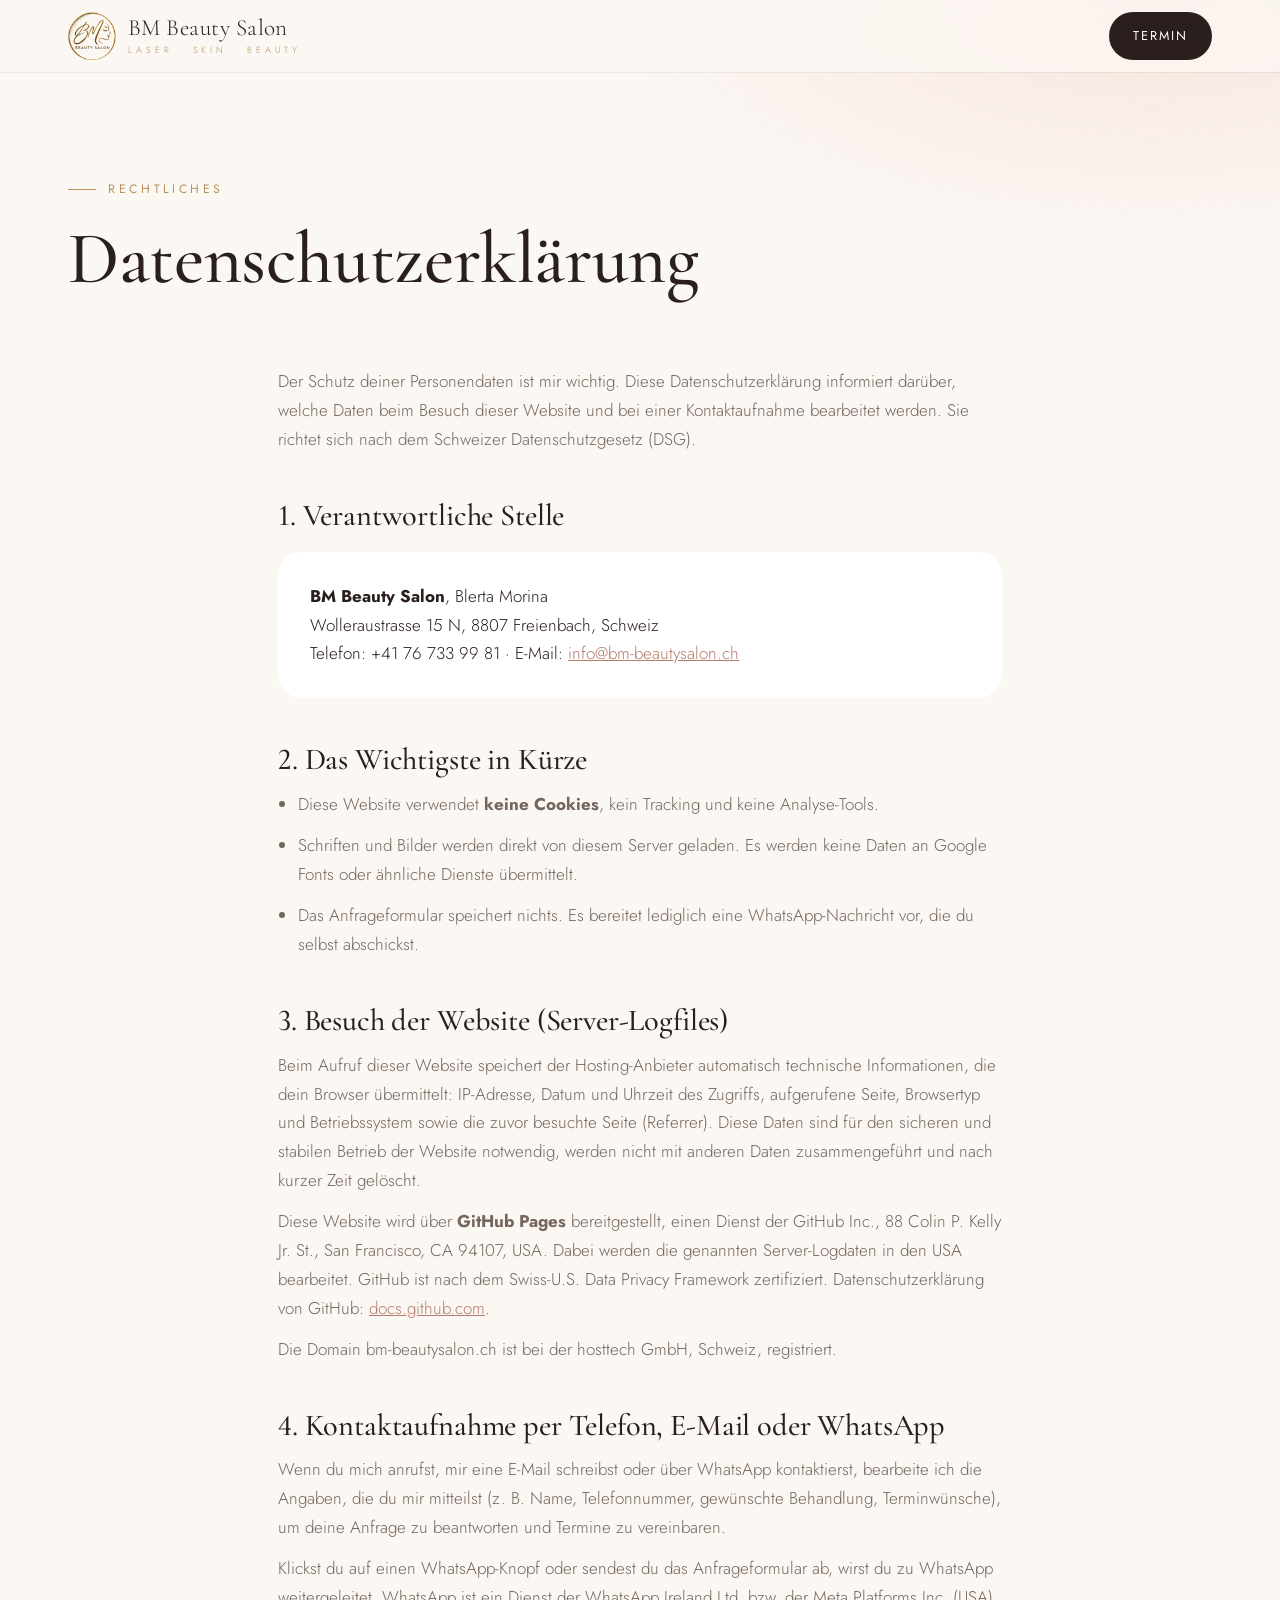
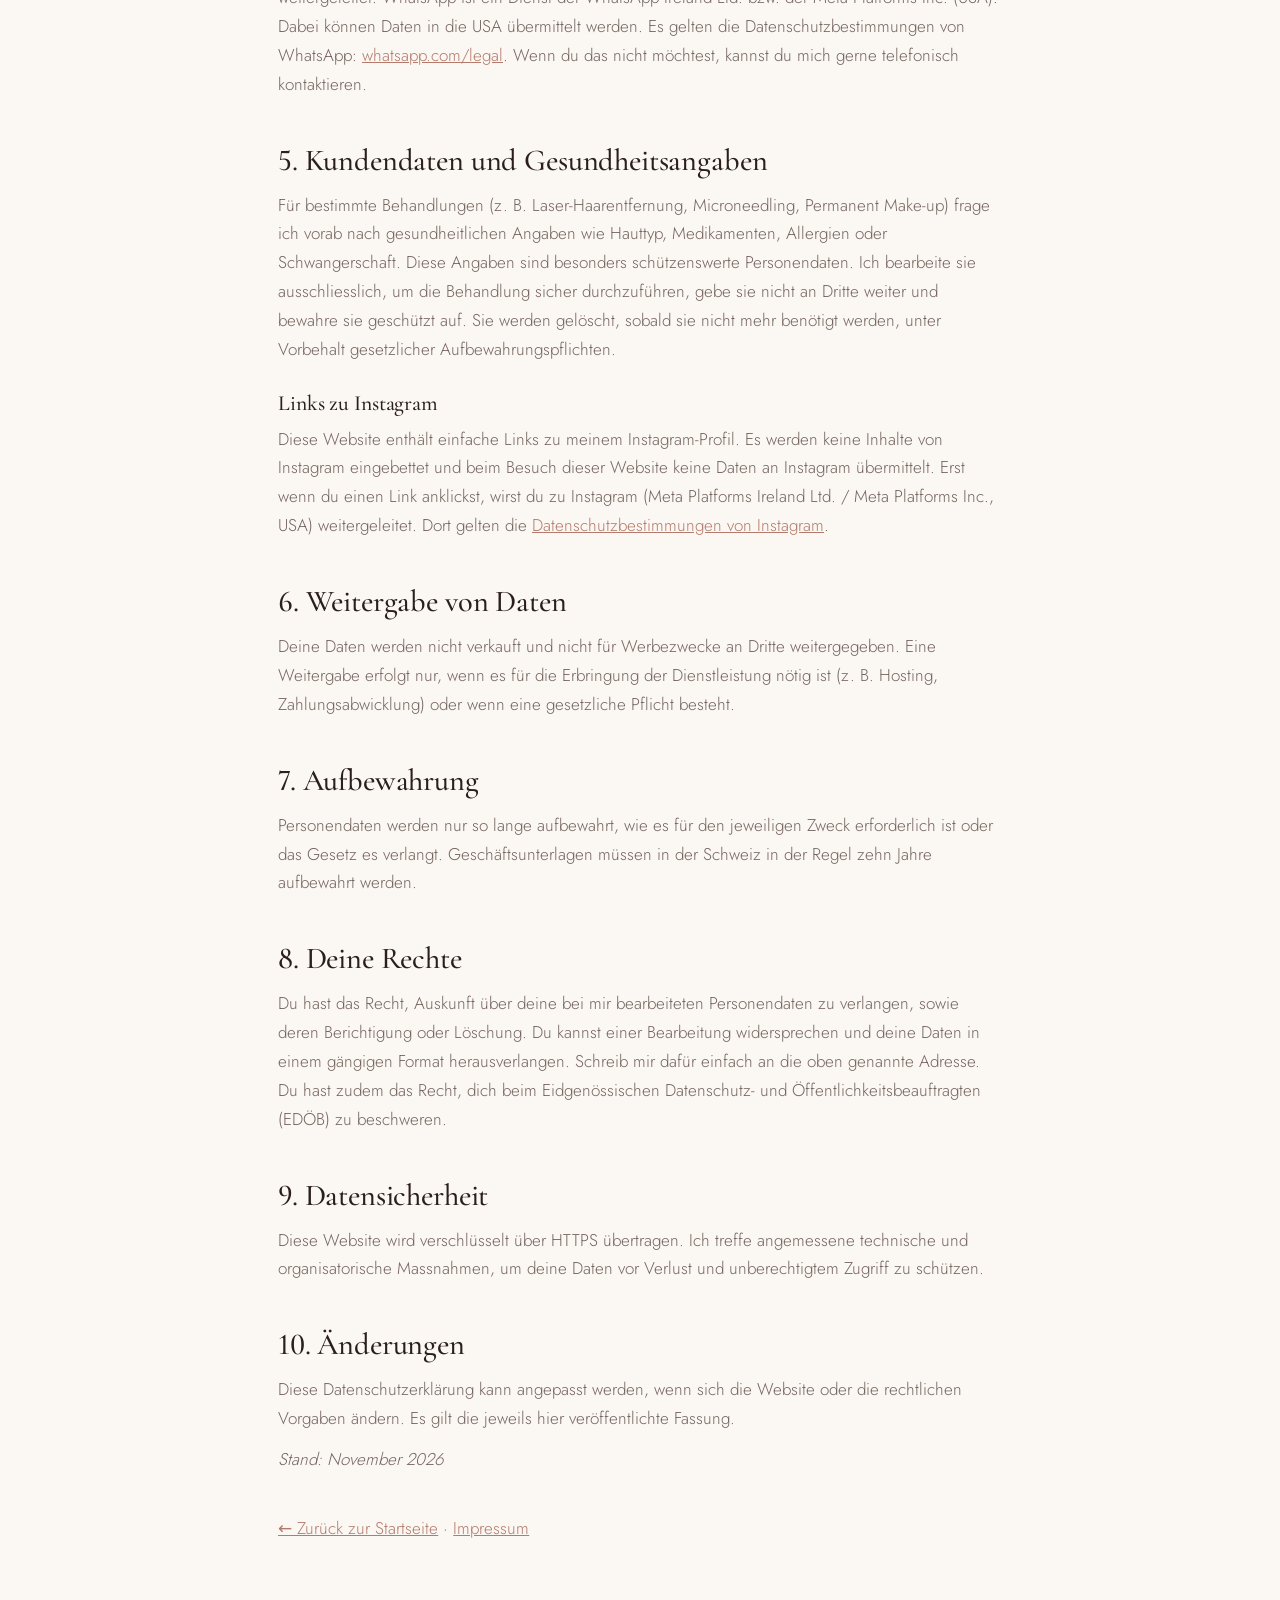
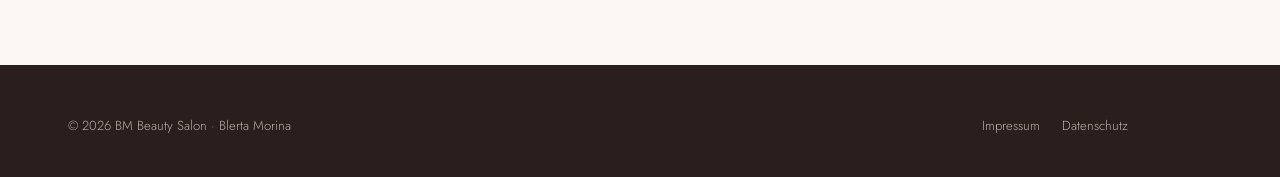
<file: datenschutz.html>
<!doctype html>
<html lang="de-CH">
<head>
<meta charset="utf-8">
<meta name="viewport" content="width=device-width, initial-scale=1">
<title>Datenschutz – BM Beauty Salon</title>
<meta name="robots" content="noindex, follow">
<link rel="canonical" href="https://bm-beautysalon.ch/datenschutz.html">
<link rel="icon" href="img/favicon-48.png" type="image/png">
<link rel="icon" href="img/icon-192.png" sizes="192x192" type="image/png">
<link rel="stylesheet" href="assets/style.css">
</head>
<body>
<svg width="0" height="0" style="position:absolute" aria-hidden="true"><defs>
  <linearGradient id="goldG" x1="0" y1="0" x2="1" y2="1"><stop offset="0" stop-color="#e6c48f"/><stop offset=".5" stop-color="#b8915a"/><stop offset="1" stop-color="#8f6a3c"/></linearGradient>
  <symbol id="logo" viewBox="0 0 48 48"><path d="M6 46V22a18 18 0 0 1 36 0v24" fill="none" stroke="url(#goldG)" stroke-width="1.3"/><text x="24" y="36" text-anchor="middle" font-family="Cormorant, Georgia, serif" font-size="18" font-weight="500" fill="#2a1f1d">BM</text></symbol>
</defs></svg>

<header class="header scrolled" id="header">
  <div class="wrap nav">
    <a href="index.html" class="brand"><img class="brand-mark" src="img/logo.png" alt="BM Beauty Salon Logo" width="56" height="56"><span class="brand-text">BM Beauty Salon<small>Laser · Skin · Beauty</small></span></a>
    <a href="index.html#termin" class="btn btn-primary nav-cta" style="display:inline-flex">Termin</a>
  </div>
</header>

<main>
  <section class="page-hero"><div class="wrap"><span class="eyebrow">Rechtliches</span><h1>Datenschutz&shy;erklärung</h1></div></section>
  <div class="wrap prose">
    <p>Der Schutz deiner Personendaten ist mir wichtig. Diese Datenschutzerklärung informiert darüber, welche Daten beim Besuch dieser Website und bei einer Kontaktaufnahme bearbeitet werden. Sie richtet sich nach dem Schweizer Datenschutzgesetz (DSG).</p>

    <h2>1. Verantwortliche Stelle</h2>
    <div class="box"><p><strong>BM Beauty Salon</strong>, Blerta Morina<br>
      Wolleraustrasse 15 N, 8807 Freienbach, Schweiz<br>
      Telefon: +41 76 733 99 81 · E-Mail: <a href="mailto:info@bm-beautysalon.ch">info@bm-beautysalon.ch</a></p></div>

    <h2>2. Das Wichtigste in Kürze</h2>
    <ul>
      <li>Diese Website verwendet <strong>keine Cookies</strong>, kein Tracking und keine Analyse-Tools.</li>
      <li>Schriften und Bilder werden direkt von diesem Server geladen. Es werden keine Daten an Google Fonts oder ähnliche Dienste übermittelt.</li>
      <li>Das Anfrageformular speichert nichts. Es bereitet lediglich eine WhatsApp-Nachricht vor, die du selbst abschickst.</li>
    </ul>

    <h2>3. Besuch der Website (Server-Logfiles)</h2>
    <p>Beim Aufruf dieser Website speichert der Hosting-Anbieter automatisch technische Informationen, die dein Browser übermittelt: IP-Adresse, Datum und Uhrzeit des Zugriffs, aufgerufene Seite, Browsertyp und Betriebssystem sowie die zuvor besuchte Seite (Referrer). Diese Daten sind für den sicheren und stabilen Betrieb der Website notwendig, werden nicht mit anderen Daten zusammengeführt und nach kurzer Zeit gelöscht.</p>
    <p>Diese Website wird über <strong>GitHub Pages</strong> bereitgestellt, einen Dienst der GitHub Inc., 88 Colin P. Kelly Jr. St., San Francisco, CA 94107, USA. Dabei werden die genannten Server-Logdaten in den USA bearbeitet. GitHub ist nach dem Swiss-U.S. Data Privacy Framework zertifiziert. Datenschutzerklärung von GitHub: <a href="https://docs.github.com/de/site-policy/privacy-policies/github-general-privacy-statement" target="_blank" rel="noopener">docs.github.com</a>.</p>
    <p>Die Domain bm-beautysalon.ch ist bei der hosttech GmbH, Schweiz, registriert.</p>

    <h2>4. Kontaktaufnahme per Telefon, E-Mail oder WhatsApp</h2>
    <p>Wenn du mich anrufst, mir eine E-Mail schreibst oder über WhatsApp kontaktierst, bearbeite ich die Angaben, die du mir mitteilst (z. B. Name, Telefonnummer, gewünschte Behandlung, Terminwünsche), um deine Anfrage zu beantworten und Termine zu vereinbaren.</p>
    <p>Klickst du auf einen WhatsApp-Knopf oder sendest du das Anfrageformular ab, wirst du zu WhatsApp weitergeleitet. WhatsApp ist ein Dienst der WhatsApp Ireland Ltd. bzw. der Meta Platforms Inc. (USA). Dabei können Daten in die USA übermittelt werden. Es gelten die Datenschutzbestimmungen von WhatsApp: <a href="https://www.whatsapp.com/legal/privacy-policy-eea" target="_blank" rel="noopener">whatsapp.com/legal</a>. Wenn du das nicht möchtest, kannst du mich gerne telefonisch kontaktieren.</p>

    <h2>5. Kundendaten und Gesundheitsangaben</h2>
    <p>Für bestimmte Behandlungen (z. B. Laser-Haarentfernung, Microneedling, Permanent Make-up) frage ich vorab nach gesundheitlichen Angaben wie Hauttyp, Medikamenten, Allergien oder Schwangerschaft. Diese Angaben sind besonders schützenswerte Personendaten. Ich bearbeite sie ausschliesslich, um die Behandlung sicher durchzuführen, gebe sie nicht an Dritte weiter und bewahre sie geschützt auf. Sie werden gelöscht, sobald sie nicht mehr benötigt werden, unter Vorbehalt gesetzlicher Aufbewahrungspflichten.</p>

    <h3>Links zu Instagram</h3>
    <p>Diese Website enthält einfache Links zu meinem Instagram-Profil. Es werden keine Inhalte von Instagram eingebettet und beim Besuch dieser Website keine Daten an Instagram übermittelt. Erst wenn du einen Link anklickst, wirst du zu Instagram (Meta Platforms Ireland Ltd. / Meta Platforms Inc., USA) weitergeleitet. Dort gelten die <a href="https://privacycenter.instagram.com/policy" target="_blank" rel="noopener">Datenschutzbestimmungen von Instagram</a>.</p>

    <h2>6. Weitergabe von Daten</h2>
    <p>Deine Daten werden nicht verkauft und nicht für Werbezwecke an Dritte weitergegeben. Eine Weitergabe erfolgt nur, wenn es für die Erbringung der Dienstleistung nötig ist (z. B. Hosting, Zahlungsabwicklung) oder wenn eine gesetzliche Pflicht besteht.</p>

    <h2>7. Aufbewahrung</h2>
    <p>Personendaten werden nur so lange aufbewahrt, wie es für den jeweiligen Zweck erforderlich ist oder das Gesetz es verlangt. Geschäftsunterlagen müssen in der Schweiz in der Regel zehn Jahre aufbewahrt werden.</p>

    <h2>8. Deine Rechte</h2>
    <p>Du hast das Recht, Auskunft über deine bei mir bearbeiteten Personendaten zu verlangen, sowie deren Berichtigung oder Löschung. Du kannst einer Bearbeitung widersprechen und deine Daten in einem gängigen Format herausverlangen. Schreib mir dafür einfach an die oben genannte Adresse. Du hast zudem das Recht, dich beim Eidgenössischen Datenschutz- und Öffentlichkeitsbeauftragten (EDÖB) zu beschweren.</p>

    <h2>9. Datensicherheit</h2>
    <p>Diese Website wird verschlüsselt über HTTPS übertragen. Ich treffe angemessene technische und organisatorische Massnahmen, um deine Daten vor Verlust und unberechtigtem Zugriff zu schützen.</p>

    <h2>10. Änderungen</h2>
    <p>Diese Datenschutzerklärung kann angepasst werden, wenn sich die Website oder die rechtlichen Vorgaben ändern. Es gilt die jeweils hier veröffentlichte Fassung.</p>
    <p><em>Stand: November 2026</em></p>

    <p style="margin-top:40px"><a href="index.html">← Zurück zur Startseite</a> · <a href="impressum.html">Impressum</a></p>
  </div>
</main>

<footer class="footer" style="padding-top:50px">
  <div class="wrap">
    <div class="legal" style="border-top:0;padding-top:0">
      <span>© <span class="year">2026</span> BM Beauty Salon · Blerta Morina</span>
      <nav><a href="impressum.html">Impressum</a><a href="datenschutz.html">Datenschutz</a></nav>
    </div>
  </div>
</footer>
<script>document.querySelectorAll('.year').forEach(e=>e.textContent=new Date().getFullYear())</script>
</body>
</html>
</file>
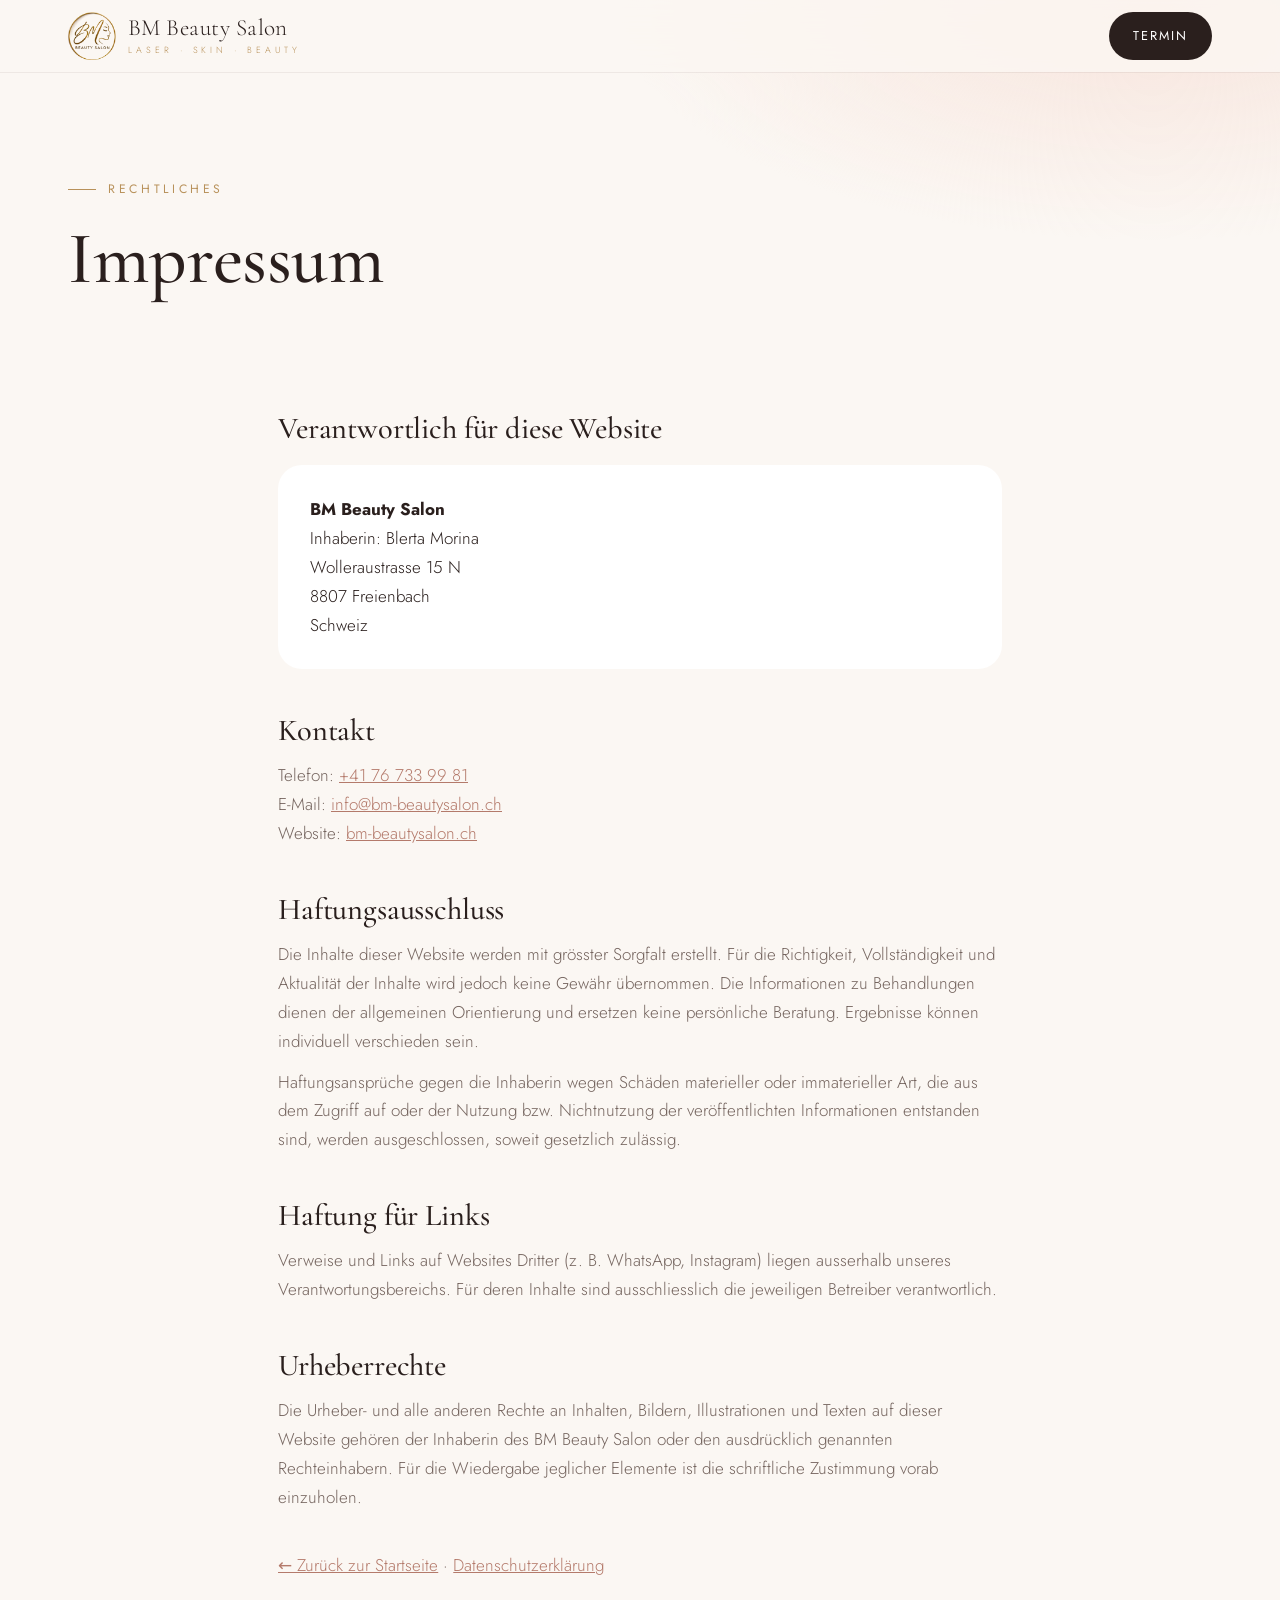
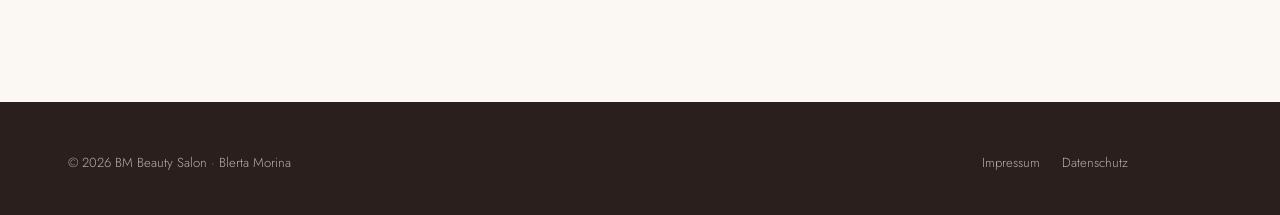
<file: impressum.html>
<!doctype html>
<html lang="de-CH">
<head>
<meta charset="utf-8">
<meta name="viewport" content="width=device-width, initial-scale=1">
<title>Impressum – BM Beauty Salon</title>
<meta name="robots" content="noindex, follow">
<link rel="canonical" href="https://bm-beautysalon.ch/impressum.html">
<link rel="icon" href="img/favicon-48.png" type="image/png">
<link rel="icon" href="img/icon-192.png" sizes="192x192" type="image/png">
<link rel="stylesheet" href="assets/style.css">
</head>
<body>
<svg width="0" height="0" style="position:absolute" aria-hidden="true"><defs>
  <linearGradient id="goldG" x1="0" y1="0" x2="1" y2="1"><stop offset="0" stop-color="#e6c48f"/><stop offset=".5" stop-color="#b8915a"/><stop offset="1" stop-color="#8f6a3c"/></linearGradient>
  <symbol id="logo" viewBox="0 0 48 48"><path d="M6 46V22a18 18 0 0 1 36 0v24" fill="none" stroke="url(#goldG)" stroke-width="1.3"/><text x="24" y="36" text-anchor="middle" font-family="Cormorant, Georgia, serif" font-size="18" font-weight="500" fill="#2a1f1d">BM</text></symbol>
</defs></svg>

<header class="header scrolled" id="header">
  <div class="wrap nav">
    <a href="index.html" class="brand"><img class="brand-mark" src="img/logo.png" alt="BM Beauty Salon Logo" width="56" height="56"><span class="brand-text">BM Beauty Salon<small>Laser · Skin · Beauty</small></span></a>
    <a href="index.html#termin" class="btn btn-primary nav-cta" style="display:inline-flex">Termin</a>
  </div>
</header>

<main>
  <section class="page-hero"><div class="wrap"><span class="eyebrow">Rechtliches</span><h1>Impressum</h1></div></section>
  <div class="wrap prose">
    <h2>Verantwortlich für diese Website</h2>
    <div class="box">
      <p><strong>BM Beauty Salon</strong><br>
      Inhaberin: Blerta Morina<br>
      Wolleraustrasse 15 N<br>
      8807 Freienbach<br>
      Schweiz</p>
    </div>

    <h2>Kontakt</h2>
    <p>Telefon: <a href="tel:+41767339981">+41 76 733 99 81</a><br>
    E-Mail: <a href="mailto:info@bm-beautysalon.ch">info@bm-beautysalon.ch</a><br>
    Website: <a href="https://bm-beautysalon.ch">bm-beautysalon.ch</a></p>

    <h2>Haftungsausschluss</h2>
    <p>Die Inhalte dieser Website werden mit grösster Sorgfalt erstellt. Für die Richtigkeit, Vollständigkeit und Aktualität der Inhalte wird jedoch keine Gewähr übernommen. Die Informationen zu Behandlungen dienen der allgemeinen Orientierung und ersetzen keine persönliche Beratung. Ergebnisse können individuell verschieden sein.</p>
    <p>Haftungsansprüche gegen die Inhaberin wegen Schäden materieller oder immaterieller Art, die aus dem Zugriff auf oder der Nutzung bzw. Nichtnutzung der veröffentlichten Informationen entstanden sind, werden ausgeschlossen, soweit gesetzlich zulässig.</p>

    <h2>Haftung für Links</h2>
    <p>Verweise und Links auf Websites Dritter (z. B. WhatsApp, Instagram) liegen ausserhalb unseres Verantwortungsbereichs. Für deren Inhalte sind ausschliesslich die jeweiligen Betreiber verantwortlich.</p>

    <h2>Urheberrechte</h2>
    <p>Die Urheber- und alle anderen Rechte an Inhalten, Bildern, Illustrationen und Texten auf dieser Website gehören der Inhaberin des BM Beauty Salon oder den ausdrücklich genannten Rechteinhabern. Für die Wiedergabe jeglicher Elemente ist die schriftliche Zustimmung vorab einzuholen.</p>

    <p style="margin-top:40px"><a href="index.html">← Zurück zur Startseite</a> · <a href="datenschutz.html">Datenschutzerklärung</a></p>
  </div>
</main>

<footer class="footer" style="padding-top:50px">
  <div class="wrap">
    <div class="legal" style="border-top:0;padding-top:0">
      <span>© <span class="year">2026</span> BM Beauty Salon · Blerta Morina</span>
      <nav><a href="impressum.html">Impressum</a><a href="datenschutz.html">Datenschutz</a></nav>
    </div>
  </div>
</footer>
<script>document.querySelectorAll('.year').forEach(e=>e.textContent=new Date().getFullYear())</script>
</body>
</html>
</file>
<file: assets/style.css>
/* BM Beautysalon – Styles */
@font-face{font-family:"Cormorant";src:url(../fonts/cormorant.woff2) format("woff2");font-weight:300 700;font-style:normal;font-display:swap}
@font-face{font-family:"Cormorant";src:url(../fonts/cormorant-italic.woff2) format("woff2");font-weight:300 700;font-style:italic;font-display:swap}
@font-face{font-family:"Jost";src:url(../fonts/jost.woff2) format("woff2");font-weight:100 900;font-style:normal;font-display:swap}

:root{
  --cream:#fbf7f3; --shell:#f6ede6; --blush:#f3dcd4; --rose:#d9a596; --rose-d:#b47a6b;
  --mocha:#7a5245; --cocoa:#4a3029; --ink:#2a1f1d; --muted:#75655f; --line:#ead9cf;
  --gold:#b8915a; --gold-l:#e6c48f; --white:#fff;
  --serif:"Cormorant", Georgia, serif; --sans:"Jost", system-ui, -apple-system, sans-serif;
  --max:1200px; --ease:cubic-bezier(.22,1,.36,1);
  --shadow:0 30px 60px -30px rgba(74,48,41,.35);
}
*{box-sizing:border-box;margin:0;padding:0}
html{scroll-behavior:smooth;-webkit-text-size-adjust:100%}
body{font-family:var(--sans);font-weight:300;color:var(--ink);background:var(--cream);line-height:1.7;font-size:17px;overflow-x:hidden;-webkit-font-smoothing:antialiased}
img,svg{max-width:100%;display:block}
a{color:inherit;text-decoration:none}
button{font:inherit;color:inherit;background:none;border:0;cursor:pointer}
::selection{background:var(--blush)}
:focus-visible{outline:2px solid var(--rose-d);outline-offset:3px}
.wrap{max-width:var(--max);margin:0 auto;padding:0 28px}
.sr{position:absolute;width:1px;height:1px;overflow:hidden;clip:rect(0 0 0 0)}

h1,h2,h3,h4{font-variant-numeric:lining-nums;font-family:var(--serif);font-weight:500;line-height:1.05;letter-spacing:-.005em}
h1 em,h2 em,h3 em{font-style:italic;font-weight:400;color:var(--rose-d)}
h2{font-size:clamp(2.4rem,4.6vw,3.8rem)}
h3{font-size:1.8rem}
.eyebrow{display:inline-flex;align-items:center;gap:12px;font-size:.76rem;letter-spacing:.3em;text-transform:uppercase;color:var(--gold);font-weight:400;margin-bottom:20px}
.eyebrow::before{content:"";width:28px;height:1px;background:currentColor}
.center .eyebrow::after{content:"";width:28px;height:1px;background:currentColor}
.lead{color:var(--muted);font-size:1.06rem;max-width:600px}
.center{text-align:center}.center .lead{margin-left:auto;margin-right:auto}
section{padding:120px 0;position:relative}

/* Buttons */
.btn{display:inline-flex;align-items:center;justify-content:center;gap:12px;padding:17px 34px;border-radius:100px;font-size:.8rem;letter-spacing:.16em;text-transform:uppercase;font-weight:400;transition:all .4s var(--ease);white-space:nowrap;position:relative;overflow:hidden;isolation:isolate}
.btn svg{width:18px;height:18px;flex:none;transition:transform .4s var(--ease)}
.btn:hover svg{transform:translateX(4px)}
.btn-primary{background:var(--ink);color:var(--white)}
.btn-primary::before{content:"";position:absolute;inset:0;background:linear-gradient(120deg,var(--mocha),var(--rose-d));opacity:0;transition:opacity .4s;z-index:-1}
.btn-primary:hover::before{opacity:1}
.btn-primary:hover{box-shadow:0 18px 36px -16px rgba(180,122,107,.8);transform:translateY(-2px)}
.btn-ghost{border:1px solid var(--ink);color:var(--ink)}
.btn-ghost:hover{background:var(--ink);color:var(--white)}
.btn-light{background:var(--white);color:var(--ink)}
.btn-light:hover{background:var(--blush);transform:translateY(-2px)}
.btn-wa{background:#1f9e57;color:#fff}
.btn-wa:hover{background:#178048;transform:translateY(-2px);box-shadow:0 18px 36px -16px rgba(31,158,87,.7)}
.link{display:inline-flex;align-items:center;gap:8px;font-size:.78rem;letter-spacing:.16em;text-transform:uppercase;color:var(--rose-d);border-bottom:1px solid transparent;transition:.3s;padding-bottom:2px}
.link:hover{border-color:currentColor;gap:12px}

/* Header */
.header{position:fixed;inset:0 0 auto;z-index:80;padding:22px 0;transition:all .45s var(--ease)}
.header.scrolled{padding:12px 0;background:rgba(251,247,243,.82);backdrop-filter:saturate(160%) blur(16px);-webkit-backdrop-filter:saturate(160%) blur(16px);box-shadow:0 1px 0 rgba(74,48,41,.07)}
.nav{display:flex;align-items:center;justify-content:space-between;gap:28px}
.brand{display:flex;align-items:center;gap:12px}
.brand-mark{width:58px;height:58px;flex:none;object-fit:contain;transition:width .45s var(--ease),height .45s var(--ease)}
.header.scrolled .brand-mark{width:48px;height:48px}
.footer .brand-mark{width:72px;height:72px}
.brand-text{font-family:var(--serif);font-size:1.45rem;line-height:1;letter-spacing:.02em}
.brand-text small{display:block;font-family:var(--sans);font-size:.56rem;letter-spacing:.44em;text-transform:uppercase;color:var(--gold);margin-top:5px}
.menu{display:flex;gap:34px;list-style:none;font-size:.8rem;letter-spacing:.14em;text-transform:uppercase}
.menu a{position:relative;padding:6px 0}
.menu a::after{content:"";position:absolute;left:50%;right:50%;bottom:0;height:1px;background:var(--rose-d);transition:all .35s var(--ease)}
.menu a:hover::after{left:0;right:0}
.nav-cta{padding:13px 24px}
.burger{display:none;width:44px;height:44px;position:relative;border-radius:50%;background:var(--white);box-shadow:0 6px 20px -10px rgba(74,48,41,.4)}
.burger span{position:absolute;left:13px;right:13px;height:1.5px;background:var(--ink);transition:.35s var(--ease)}
.burger span:nth-child(1){top:16px}.burger span:nth-child(2){top:21.5px}.burger span:nth-child(3){top:27px}
.nav-open .burger span:nth-child(1){top:21.5px;transform:rotate(45deg)}
.nav-open .burger span:nth-child(2){opacity:0}
.nav-open .burger span:nth-child(3){top:21.5px;transform:rotate(-45deg)}

/* Hero */
.hero{padding:150px 0 90px;min-height:min(100vh,920px);display:flex;align-items:center;overflow:hidden;background:radial-gradient(1200px 600px at 85% 10%,#f7e4dc 0%,transparent 60%),radial-gradient(900px 500px at 0% 100%,#f4e6dc 0%,transparent 60%),var(--cream)}
.hero-grid{display:grid;grid-template-columns:minmax(0,1.05fr) minmax(0,.95fr);gap:60px;align-items:center}
.hero h1{font-size:clamp(3rem,6.4vw,5.6rem);margin-bottom:28px}
.hero h1 .line{display:block;overflow:hidden}
.hero h1 .line>span{display:inline-block;transform:translateY(105%);animation:rise 1.1s var(--ease) forwards}
.hero h1 .line:nth-child(2)>span{animation-delay:.12s}
.hero h1 .line:nth-child(3)>span{animation-delay:.24s}
@keyframes rise{to{transform:none}}
.hero-sub{color:var(--muted);font-size:1.12rem;max-width:500px;margin-bottom:38px}
.hero-ctas{display:flex;gap:14px;flex-wrap:wrap;margin-bottom:44px}
.trust{display:flex;flex-wrap:wrap;gap:12px 26px;list-style:none;font-size:.88rem;color:var(--muted)}
.trust li{display:flex;align-items:center;gap:9px}
.trust svg{width:18px;height:18px;color:var(--gold)}
.fade-up{opacity:0;transform:translateY(20px);animation:fadeUp 1s var(--ease) forwards}
.d1{animation-delay:.35s}.d2{animation-delay:.5s}.d3{animation-delay:.65s}.d4{animation-delay:.8s}
@keyframes fadeUp{to{opacity:1;transform:none}}

.art{position:relative;max-width:480px;margin-left:auto;width:100%}
.art svg.ill{width:100%;height:auto;overflow:visible}
.ill .draw{stroke-dasharray:1;stroke-dashoffset:1;animation:draw 3.2s var(--ease) .3s forwards}
.ill .draw.s2{animation-delay:1s;animation-duration:2.4s}
.ill .draw.s3{animation-delay:1.6s;animation-duration:1.6s}
@keyframes draw{to{stroke-dashoffset:0}}
.ill .hairfill{opacity:0;animation:fadeIn 1.6s ease 1.4s forwards}
@keyframes fadeIn{to{opacity:1}}
.ill .orb{animation:orb 14s ease-in-out infinite alternate;transform-box:fill-box;transform-origin:center}
.ill .orb.b{animation-duration:18s;animation-direction:alternate-reverse}
@keyframes orb{0%{transform:translate(0,0) scale(1)}100%{transform:translate(-30px,40px) scale(1.15)}}
.ill .pearl{animation:bob 6s ease-in-out infinite;transform-box:fill-box}
.ill .pearl.p2{animation-delay:-2s;animation-duration:7s}.ill .pearl.p3{animation-delay:-4s}
@keyframes bob{50%{transform:translateY(-12px)}}
.ill .spark{transform-box:fill-box;transform-origin:center;animation:twinkle 3.5s ease-in-out infinite}
.ill .spark.k2{animation-delay:-1.7s}
@keyframes twinkle{0%,100%{transform:scale(.6) rotate(0);opacity:.4}50%{transform:scale(1.1) rotate(45deg);opacity:1}}

.glass{position:absolute;background:rgba(255,255,255,.62);backdrop-filter:blur(14px) saturate(140%);-webkit-backdrop-filter:blur(14px) saturate(140%);border:1px solid rgba(255,255,255,.8);border-radius:18px;box-shadow:0 20px 40px -20px rgba(74,48,41,.35);padding:14px 18px;display:flex;align-items:center;gap:12px;font-size:.84rem;line-height:1.35;animation:float 7s ease-in-out infinite}
.glass b{font-weight:500;display:block;font-size:.9rem}
.glass span{color:var(--muted);font-size:.78rem}
.glass .ic{width:40px;height:40px;border-radius:12px;background:linear-gradient(135deg,var(--blush),#fff);display:grid;place-items:center;flex:none;color:var(--rose-d)}
.glass .ic svg{width:22px;height:22px}
.glass img{width:44px;height:44px;border-radius:50%;object-fit:cover;object-position:50% 25%;border:2px solid #fff;flex:none}
.g1{top:16%;left:-14%;animation-delay:-1s}
.g2{bottom:20%;right:-8%;animation-delay:-3.5s}
.g3{bottom:3%;left:-6%;animation-delay:-5s}
@keyframes float{50%{transform:translateY(-10px)}}

/* Marquee */
.marquee{background:var(--ink);color:var(--blush);padding:22px 0;overflow:hidden;white-space:nowrap}
.marquee-track{display:inline-flex;animation:marquee 38s linear infinite}
.marquee span{font-family:var(--serif);font-style:italic;font-size:1.6rem;padding:0 28px;display:inline-flex;align-items:center;gap:56px}
.marquee span::after{content:"✦";font-style:normal;font-size:.9rem;color:var(--gold)}
@keyframes marquee{to{transform:translateX(-50%)}}

/* Services – bento */
.sec-head{display:flex;justify-content:space-between;align-items:flex-end;gap:40px;flex-wrap:wrap;margin-bottom:60px}
.bento{display:grid;grid-template-columns:repeat(6,1fr);gap:22px}
.svc{grid-column:span 2;background:var(--white);border-radius:28px;padding:36px 32px 32px;display:flex;flex-direction:column;position:relative;overflow:hidden;transition:transform .5s var(--ease),box-shadow .5s var(--ease)}
.svc:hover{transform:translateY(-6px);box-shadow:var(--shadow)}
.svc::after{content:"";position:absolute;width:220px;height:220px;border-radius:50%;background:radial-gradient(circle,var(--blush),transparent 70%);right:-90px;top:-90px;opacity:.7;transition:transform .8s var(--ease)}
.svc:hover::after{transform:scale(1.4)}
.svc .ico{width:58px;height:58px;border-radius:18px;background:var(--shell);display:grid;place-items:center;color:var(--rose-d);margin-bottom:26px;position:relative;z-index:1}
.svc .ico svg{width:30px;height:30px}
.svc h3{margin-bottom:12px;position:relative;z-index:1}
.svc p{color:var(--muted);font-size:.97rem;margin-bottom:22px;position:relative;z-index:1}
.chips{display:flex;flex-wrap:wrap;gap:8px;margin-bottom:24px;list-style:none}
.chips li{font-size:.74rem;letter-spacing:.06em;padding:6px 13px;border-radius:100px;background:var(--shell);color:var(--mocha)}
.svc .link{margin-top:auto;position:relative;z-index:1}
.svc.big{grid-column:span 4;background:linear-gradient(135deg,var(--cocoa),var(--ink));color:var(--white);padding:46px 44px}
.svc.big::after{background:radial-gradient(circle,rgba(217,165,150,.45),transparent 70%);width:420px;height:420px;right:-140px;top:-160px}
.svc.big p{color:#d8c7bf;max-width:470px;font-size:1.04rem}
.svc.big h3{font-size:2.5rem}
.svc.big .ico{background:rgba(255,255,255,.1);color:var(--gold-l)}
.svc.big .chips li{background:rgba(255,255,255,.1);color:var(--blush)}
.svc.big .link{color:var(--gold-l)}
.svc.big .badge{position:absolute;right:36px;top:36px;z-index:1;font-size:.7rem;letter-spacing:.2em;text-transform:uppercase;border:1px solid rgba(230,196,143,.5);color:var(--gold-l);padding:8px 14px;border-radius:100px}
.svc.wide{grid-column:span 4}
.svc.tint{background:var(--blush)}
.svc.tint .ico,.svc.tint .chips li{background:rgba(255,255,255,.6)}
.svc.tint::after{background:radial-gradient(circle,#fff,transparent 70%)}

/* Laser spotlight */
.laser{background:var(--shell);overflow:hidden}
.laser-grid{display:grid;grid-template-columns:minmax(0,1fr) minmax(0,1fr);gap:70px;align-items:start}
.facts{display:grid;grid-template-columns:repeat(3,1fr);gap:14px;margin:36px 0}
.fact{background:var(--cream);border-radius:20px;padding:22px 18px;text-align:center}
.fact strong{display:block;white-space:nowrap;font-variant-numeric:lining-nums;font-family:var(--serif);font-size:2.2rem;font-weight:500;color:var(--rose-d);line-height:1}
.fact span{font-size:.8rem;color:var(--muted);letter-spacing:.04em}
.small-note{font-size:.8rem;color:var(--muted)}
.how{list-style:none;counter-reset:h;margin-top:10px}
.how li{position:relative;padding:0 0 22px 56px;color:var(--muted)}
.how li::before{font-variant-numeric:lining-nums;counter-increment:h;content:counter(h);position:absolute;left:0;top:0;width:36px;height:36px;border-radius:50%;border:1px solid var(--rose);display:grid;place-items:center;font-family:var(--serif);font-size:1.1rem;color:var(--rose-d)}
.how li b{display:block;color:var(--ink);font-weight:500}
.zones{background:var(--white);border-radius:32px;padding:44px 40px;box-shadow:var(--shadow);position:sticky;top:110px}
.zones h3{font-size:2rem;margin-bottom:6px}
.zones>p{color:var(--muted);font-size:.95rem;margin-bottom:24px}
.zone-group{margin-bottom:20px}
.zone-group h4{font-family:var(--sans);font-weight:400;font-size:.72rem;letter-spacing:.22em;text-transform:uppercase;color:var(--gold);margin-bottom:10px}
.pick{display:flex;flex-wrap:wrap;gap:8px}
.pick button{padding:9px 16px;border-radius:100px;border:1px solid var(--line);font-size:.86rem;transition:all .25s var(--ease);background:var(--cream)}
.pick button:hover{border-color:var(--rose)}
.pick button[aria-pressed="true"]{background:var(--ink);border-color:var(--ink);color:#fff}
.pick button[aria-pressed="true"]::before{content:"✓ ";color:var(--gold-l)}
.zones-out{display:flex;align-items:center;justify-content:space-between;gap:16px;flex-wrap:wrap;border-top:1px solid var(--line);padding-top:22px;margin-top:8px}
.zones-out .count{font-size:.9rem;color:var(--muted)}
.zones-out .count b{font-variant-numeric:lining-nums;font-family:var(--serif);font-size:1.6rem;color:var(--ink);font-weight:500}

/* Quiz */
.quiz-wrap{background:linear-gradient(135deg,var(--blush),#f8e9e2 50%,var(--shell));border-radius:40px;padding:80px 60px;position:relative;overflow:hidden}
.quiz-wrap::before{content:"";position:absolute;width:500px;height:500px;border-radius:50%;border:1px solid rgba(184,145,90,.35);right:-180px;bottom:-240px}
.quiz-wrap::after{content:"";position:absolute;width:300px;height:300px;border-radius:50%;border:1px solid rgba(184,145,90,.3);left:-120px;top:-150px}
.quiz{max-width:820px;margin:44px auto 0;position:relative;z-index:1}
.q-progress{height:3px;background:rgba(255,255,255,.7);border-radius:3px;margin-bottom:34px;overflow:hidden}
.q-progress i{display:block;height:100%;width:0;background:linear-gradient(90deg,var(--rose-d),var(--gold));transition:width .6s var(--ease)}
.q-step{display:none;animation:fadeUp .6s var(--ease)}
.q-step.on{display:block}
.q-step h3{text-align:center;margin-bottom:28px;font-size:2rem}
.opts{display:grid;grid-template-columns:repeat(3,1fr);gap:14px}
.opt{background:rgba(255,255,255,.75);border:1px solid rgba(255,255,255,.9);border-radius:20px;padding:22px 18px;text-align:left;transition:all .3s var(--ease);display:flex;flex-direction:column;gap:6px}
.opt:hover{background:#fff;transform:translateY(-3px);box-shadow:0 18px 30px -20px rgba(74,48,41,.4)}
.opt .em{font-size:1.4rem;line-height:1}
.opt b{font-weight:500;font-size:1rem}
.opt small{color:var(--muted);font-size:.82rem;line-height:1.4}
.result{background:#fff;border-radius:28px;padding:44px;text-align:center;box-shadow:var(--shadow)}
.result .tag{font-size:.72rem;letter-spacing:.24em;text-transform:uppercase;color:var(--gold)}
.result h3{font-size:2.6rem;margin:10px 0 14px}
.result p{color:var(--muted);max-width:540px;margin:0 auto 28px}
.result .row{display:flex;gap:12px;justify-content:center;flex-wrap:wrap}
.q-back{display:block;margin:22px auto 0;font-size:.8rem;letter-spacing:.14em;text-transform:uppercase;color:var(--muted)}
.q-back:hover{color:var(--ink)}

/* Quality */
.quality-grid{display:grid;grid-template-columns:repeat(3,1fr);gap:22px;margin-top:60px}
.q-card{border:1px solid var(--line);border-radius:28px;padding:40px 34px;background:var(--cream);transition:.5s var(--ease)}
.q-card:hover{background:var(--white);box-shadow:var(--shadow)}
.q-card .num{font-family:var(--serif);font-style:italic;font-size:1.1rem;color:var(--gold)}
.q-card h3{margin:14px 0 12px}
.q-card p{color:var(--muted);font-size:.97rem}
.cert{background:var(--white);border-radius:28px;padding:12px;box-shadow:var(--shadow)}
.cert-in{border:1px solid var(--gold);border-radius:20px;padding:30px 22px;text-align:center;position:relative}
.cert-in::before{content:"";position:absolute;inset:6px;border:1px solid var(--line);border-radius:15px;pointer-events:none}
.cert-in .org{font-size:.62rem;letter-spacing:.38em;text-transform:uppercase;color:var(--muted)}
.cert-in .t{font-family:var(--serif);font-size:1.55rem;color:#b5645c;letter-spacing:.08em;margin:12px 0 0}
.cert-in .v{font-size:.72rem;letter-spacing:.3em;color:#b5645c}
.cert-in .w{font-family:var(--serif);font-style:italic;font-size:1.25rem;margin:14px 0 4px}
.cert-in .n{font-family:var(--serif);font-style:italic;font-size:1.6rem;color:var(--gold)}
.cert-in .m{font-size:.72rem;color:var(--muted);margin-top:10px}

/* About */
.about{background:var(--white);overflow:hidden}
.about-grid{display:grid;grid-template-columns:minmax(0,.85fr) minmax(0,1.15fr);gap:90px;align-items:center}
.arch-photo{position:relative;max-width:440px}
.arch-photo .frame{border-radius:240px 240px 24px 24px;overflow:hidden;aspect-ratio:4/5;position:relative;z-index:1;background:var(--blush)}
.arch-photo img{width:100%;height:100%;object-fit:cover;object-position:50% 18%;transition:transform 1.2s var(--ease)}
.arch-photo:hover img{transform:scale(1.04)}
.arch-photo::before{content:"";position:absolute;inset:-16px;border:1px solid var(--gold);border-radius:256px 256px 36px 36px;z-index:0}
.arch-photo .stamp{position:absolute;right:-38px;bottom:50px;z-index:2;width:128px;height:128px;animation:spin 24s linear infinite}
@keyframes spin{to{transform:rotate(360deg)}}
.about p{color:var(--muted);margin-bottom:18px;font-size:1.04rem}
.values{display:grid;grid-template-columns:repeat(3,1fr);gap:14px;margin:34px 0}
.values div{border-left:1px solid var(--rose);padding:4px 0 4px 16px}
.values b{display:block;font-family:var(--serif);font-size:1.3rem;font-weight:500}
.values span{font-size:.84rem;color:var(--muted)}
.sign{font-family:var(--serif);font-style:italic;font-size:2.2rem;color:var(--rose-d)}
.sign small{display:block;font-family:var(--sans);font-style:normal;font-size:.72rem;letter-spacing:.24em;text-transform:uppercase;color:var(--muted)}

/* Steps */
.steps{display:grid;grid-template-columns:repeat(4,1fr);gap:22px;margin-top:60px;position:relative}
.steps::before{content:"";position:absolute;left:12%;right:12%;top:32px;height:1px;background:repeating-linear-gradient(90deg,var(--rose) 0 6px,transparent 6px 12px)}
.step{text-align:center;position:relative}
.step .dot{font-variant-numeric:lining-nums;width:64px;height:64px;border-radius:50%;background:var(--white);border:1px solid var(--line);display:grid;place-items:center;margin:0 auto 22px;font-family:var(--serif);font-size:1.5rem;color:var(--rose-d);box-shadow:0 10px 24px -14px rgba(74,48,41,.4)}
.step h4{font-size:1.55rem;margin-bottom:8px}
.step p{color:var(--muted);font-size:.94rem;max-width:240px;margin:0 auto}

/* FAQ */
.faq-grid{display:grid;grid-template-columns:minmax(0,.8fr) minmax(0,1.2fr);gap:80px;align-items:start}
.faq-grid>div:first-child{position:sticky;top:120px}
.faq details{border-bottom:1px solid var(--line)}
.faq summary{list-style:none;cursor:pointer;padding:24px 50px 24px 0;font-family:var(--serif);font-size:1.4rem;font-weight:500;position:relative;transition:color .3s}
.faq summary::-webkit-details-marker{display:none}
.faq summary:hover{color:var(--rose-d)}
.faq summary::after{content:"";position:absolute;right:6px;top:50%;width:14px;height:14px;margin-top:-7px;background:linear-gradient(var(--ink),var(--ink)) center/100% 1.5px no-repeat,linear-gradient(var(--ink),var(--ink)) center/1.5px 100% no-repeat;transition:transform .4s var(--ease)}
.faq details[open] summary::after{transform:rotate(135deg)}
.faq details p{color:var(--muted);padding:0 40px 26px 0}

/* Voucher */
.voucher{display:grid;grid-template-columns:minmax(0,1fr) minmax(0,1fr);gap:60px;align-items:center;background:var(--ink);color:var(--white);border-radius:40px;padding:70px;overflow:hidden;position:relative}
.voucher .lead{color:#cdbcb3}
.voucher h2 em{color:var(--blush)}
.v-card{aspect-ratio:1.6;border-radius:22px;background:linear-gradient(135deg,#f6ddd5,#d9a596 60%,#b47a6b);padding:30px;color:var(--ink);display:flex;flex-direction:column;justify-content:space-between;box-shadow:0 40px 60px -30px rgba(0,0,0,.6);transform:rotate(-5deg);transition:transform .8s var(--ease);position:relative;overflow:hidden;max-width:440px;margin-left:auto;width:100%}
.v-card::after{content:"";position:absolute;inset:0;background:linear-gradient(115deg,transparent 30%,rgba(255,255,255,.45) 45%,transparent 60%);transform:translateX(-100%);animation:shine 5s ease-in-out infinite}
@keyframes shine{60%,100%{transform:translateX(100%)}}
.voucher:hover .v-card{transform:rotate(-2deg) scale(1.02)}
.v-card .top{display:flex;justify-content:space-between;align-items:flex-start}
.v-card .top span{font-size:.66rem;letter-spacing:.32em;text-transform:uppercase}
.v-card strong{font-family:var(--serif);font-size:2.8rem;font-weight:500;line-height:1}
.v-card strong em{font-style:italic;font-weight:400}

/* Booking */
.booking{background:radial-gradient(800px 400px at 100% 0%,#f7e2d9,transparent 60%),var(--shell)}
.book-grid{display:grid;grid-template-columns:minmax(0,.9fr) minmax(0,1.1fr);gap:70px;align-items:start}
.contact-list{list-style:none;margin:34px 0}
.contact-list li{display:flex;gap:16px;align-items:flex-start;padding:16px 0;border-bottom:1px solid var(--line)}
.contact-list .ci{width:44px;height:44px;border-radius:14px;background:var(--white);display:grid;place-items:center;color:var(--rose-d);flex:none}
.contact-list .ci svg{width:20px;height:20px}
.contact-list small{display:block;font-size:.7rem;letter-spacing:.2em;text-transform:uppercase;color:var(--gold)}
.contact-list a:hover{color:var(--rose-d)}
.form{background:var(--white);border-radius:32px;padding:46px 42px;box-shadow:var(--shadow)}
.form h3{font-size:2rem;margin-bottom:6px}
.form>p{color:var(--muted);font-size:.94rem;margin-bottom:26px}
.fg{margin-bottom:22px}
.fg>label,.fg>.lbl{display:block;font-size:.72rem;letter-spacing:.18em;text-transform:uppercase;color:var(--muted);margin-bottom:10px}
.fg input,.fg select,.fg textarea{width:100%;border:1px solid var(--line);border-radius:14px;background:var(--cream);padding:14px 16px;font:inherit;font-size:16px;color:var(--ink);outline:none;transition:border-color .3s,background .3s;appearance:none}
.fg select{background-image:url("data:image/svg+xml,%3Csvg xmlns='http://www.w3.org/2000/svg' width='12' height='8' fill='none' stroke='%232a1f1d' stroke-width='1.5'%3E%3Cpath d='M1 1l5 5 5-5'/%3E%3C/svg%3E");background-repeat:no-repeat;background-position:right 16px center;padding-right:40px}
.fg input:focus,.fg select:focus,.fg textarea:focus{border-color:var(--rose);background:#fff}
.fg textarea{min-height:96px;resize:vertical}
.two{display:grid;grid-template-columns:1fr 1fr;gap:16px}
.seg{display:flex;flex-wrap:wrap;gap:8px}
.seg button{padding:10px 16px;border-radius:100px;border:1px solid var(--line);background:var(--cream);font-size:.86rem;transition:.25s}
.seg button[aria-pressed="true"]{background:var(--ink);color:#fff;border-color:var(--ink)}
.form .btn{width:100%;margin-top:6px}
.form-note{font-size:.78rem;color:var(--muted);margin-top:14px;text-align:center}
.form-note a{text-decoration:underline}

/* Footer */
.footer{background:var(--ink);color:#bfaea6;padding:90px 0 40px;font-size:.94rem;position:relative;overflow:hidden}
.footer .big{font-family:var(--serif);font-size:clamp(3rem,10vw,9rem);line-height:.9;color:#3a2c29;letter-spacing:-.02em;white-space:nowrap;margin-bottom:60px;user-select:none}
.footer .big em{color:#5a4039}
.foot{display:grid;grid-template-columns:1.4fr 1fr 1fr 1fr;gap:40px;padding-bottom:50px;border-bottom:1px solid #3e312e}
.footer .brand-text{color:#fff}
.footer h5{font-size:.7rem;letter-spacing:.24em;text-transform:uppercase;color:var(--gold);font-weight:400;margin-bottom:18px}
.footer ul{list-style:none}.footer li{margin-bottom:10px}
.footer a:hover{color:#fff}
.social{display:inline-grid;place-items:center;width:44px;height:44px;border-radius:50%;border:1px solid #4a3a36;margin-top:22px;color:var(--gold-l);transition:.3s}
.social:hover{background:var(--gold);border-color:var(--gold);color:#fff!important}
.legal{display:flex;justify-content:space-between;flex-wrap:wrap;gap:14px;padding-top:28px;font-size:.82rem}
@media (min-width:641px){.footer .legal{padding-right:84px}}
.legal nav{display:flex;gap:22px}

/* Floating / mobile bar */
.fab{position:fixed;right:24px;bottom:24px;z-index:70;width:60px;height:60px;border-radius:50%;background:#25d366;display:grid;place-items:center;box-shadow:0 14px 30px -10px rgba(0,0,0,.4);transition:transform .3s var(--ease)}
.fab:hover{transform:scale(1.08)}
.fab::before{content:"";position:absolute;inset:0;border-radius:50%;background:#25d366;animation:pulse 2.6s ease-out infinite;z-index:-1}
@keyframes pulse{0%{transform:scale(1);opacity:.6}100%{transform:scale(1.7);opacity:0}}
.fab svg{width:30px;height:30px}
.mbar{display:none}

/* Reveal */
.rv{opacity:0;transform:translateY(34px);transition:opacity 1s var(--ease),transform 1s var(--ease)}
.rv.in{opacity:1;transform:none}
.rv.d1{transition-delay:.1s}.rv.d2{transition-delay:.2s}.rv.d3{transition-delay:.3s}

/* Legal pages */
.page-hero{padding:170px 0 70px;background:radial-gradient(900px 400px at 90% 0%,#f7e4dc,transparent 60%),var(--cream)}
.page-hero h1{font-size:clamp(2.8rem,6vw,4.6rem)}
.prose{max-width:780px;padding-bottom:110px}
.prose h2{font-size:1.9rem;margin:46px 0 14px}
.prose h3{font-size:1.35rem;margin:28px 0 10px}
.prose p,.prose li{color:var(--muted);margin-bottom:12px}
.prose ul{padding-left:20px;margin-bottom:12px}
.prose a{color:var(--rose-d);text-decoration:underline}
.prose .box{background:var(--white);border-radius:24px;padding:30px 32px;margin:20px 0}
.prose .box p{margin:0;color:var(--ink)}
.todo{background:#fff3cd;color:#7a5b00;padding:1px 6px;border-radius:6px;font-size:.9em}

/* Responsive */
@media (max-width:1100px){
  .g1{left:-4%}.g2{right:0}.g3{left:0}
  .bento{grid-template-columns:repeat(2,1fr)}
  .svc,.svc.big,.svc.wide{grid-column:span 1}
  .svc.big{grid-column:1/-1}
  .quality-grid{grid-template-columns:1fr 1fr}
  .foot{grid-template-columns:1fr 1fr}
}
@media (max-width:960px){
  .menu,.nav-cta{display:none}
  .burger{display:block;z-index:2}
  .header.nav-open{backdrop-filter:none;-webkit-backdrop-filter:none;background:var(--cream);box-shadow:none}
  .nav-open .menu{display:flex;flex-direction:column;position:fixed;inset:0;height:100vh;height:100dvh;background:var(--cream);justify-content:center;align-items:center;gap:30px;font-size:1.05rem;z-index:1}
  .nav-open .menu a{padding:8px 0}
  .nav-open .brand{position:relative;z-index:2}
  .hero{padding:130px 0 70px;min-height:auto}
  .hero-grid,.laser-grid,.about-grid,.faq-grid,.book-grid,.voucher{grid-template-columns:minmax(0,1fr);gap:60px}
  .art{margin:0 auto;max-width:420px}
  .zones{position:static}
  .faq-grid>div:first-child{position:static}
  .steps{grid-template-columns:1fr 1fr;row-gap:44px}
  .steps::before{display:none}
  .arch-photo{margin:0 auto}
  .voucher{padding:56px 40px}
  .v-card{margin:0 auto}
  section{padding:90px 0}
}
@media (max-width:640px){
  body{font-size:16px}
  .wrap{padding:0 16px}
  section{padding:76px 0}
  .hero{padding:116px 0 60px}
  .hero-ctas .btn{width:100%}
  .brand-text{white-space:nowrap;font-size:1.25rem}
  .header .nav-cta{padding:10px 16px;font-size:.66rem;letter-spacing:.1em}
  .page-hero .brand-text small{display:none}
  .glass{padding:10px 12px;font-size:.76rem;border-radius:14px}
  .glass .ic{width:32px;height:32px}.glass img{width:36px;height:36px}
  .glass b{font-size:.8rem}
  .g1{top:8%;left:-2%}.g2{bottom:24%;right:-2%}.g3{bottom:0;left:2%}
  .bento,.quality-grid,.opts,.facts,.values{grid-template-columns:1fr}
  .facts{grid-template-columns:repeat(3,1fr);gap:8px}
  .fact{padding:16px 6px}.fact strong{font-size:1.5rem}
  .zones-out .btn{width:100%}
  .faq-grid>div:first-child{position:static}.fact span{font-size:.72rem}
  .svc,.svc.big{padding:32px 24px;border-radius:24px}
  .svc.big h3{font-size:2.1rem}
  .svc.big .badge{position:static;align-self:flex-start;margin-bottom:18px}
  .zones,.form{padding:32px 20px;border-radius:24px}
  .quiz-wrap{padding:56px 18px;border-radius:28px}
  .result{padding:32px 20px}
  .steps{grid-template-columns:1fr}
  .voucher{padding:44px 22px;border-radius:28px}
  .two{grid-template-columns:1fr}
  .arch-photo .stamp{right:-8px;width:104px;height:104px}
  .foot{grid-template-columns:1fr}
  .fab{display:none}
  .mbar{display:grid;grid-template-columns:1fr 1.4fr;gap:8px;position:fixed;left:10px;right:10px;bottom:10px;z-index:70;padding:8px;border-radius:100px;background:rgba(42,31,29,.9);backdrop-filter:blur(12px);-webkit-backdrop-filter:blur(12px);box-shadow:0 14px 30px -10px rgba(0,0,0,.5);transform:translateY(140%);transition:transform .5s var(--ease)}
  .mbar.show{transform:none}
  .mbar a{display:flex;align-items:center;justify-content:center;gap:8px;padding:13px 10px;border-radius:100px;font-size:.78rem;letter-spacing:.12em;text-transform:uppercase;color:#fff}
  .mbar a:last-child{background:#1f9e57}
  .mbar svg{width:18px;height:18px}
  .footer{padding-bottom:100px}
}
@media (prefers-reduced-motion:reduce){
  *,*::before,*::after{animation-duration:.01ms!important;animation-iteration-count:1!important;transition-duration:.01ms!important}
  .rv{opacity:1;transform:none}
  .ill .draw{stroke-dashoffset:0}
  html{scroll-behavior:auto}
}
</file>
